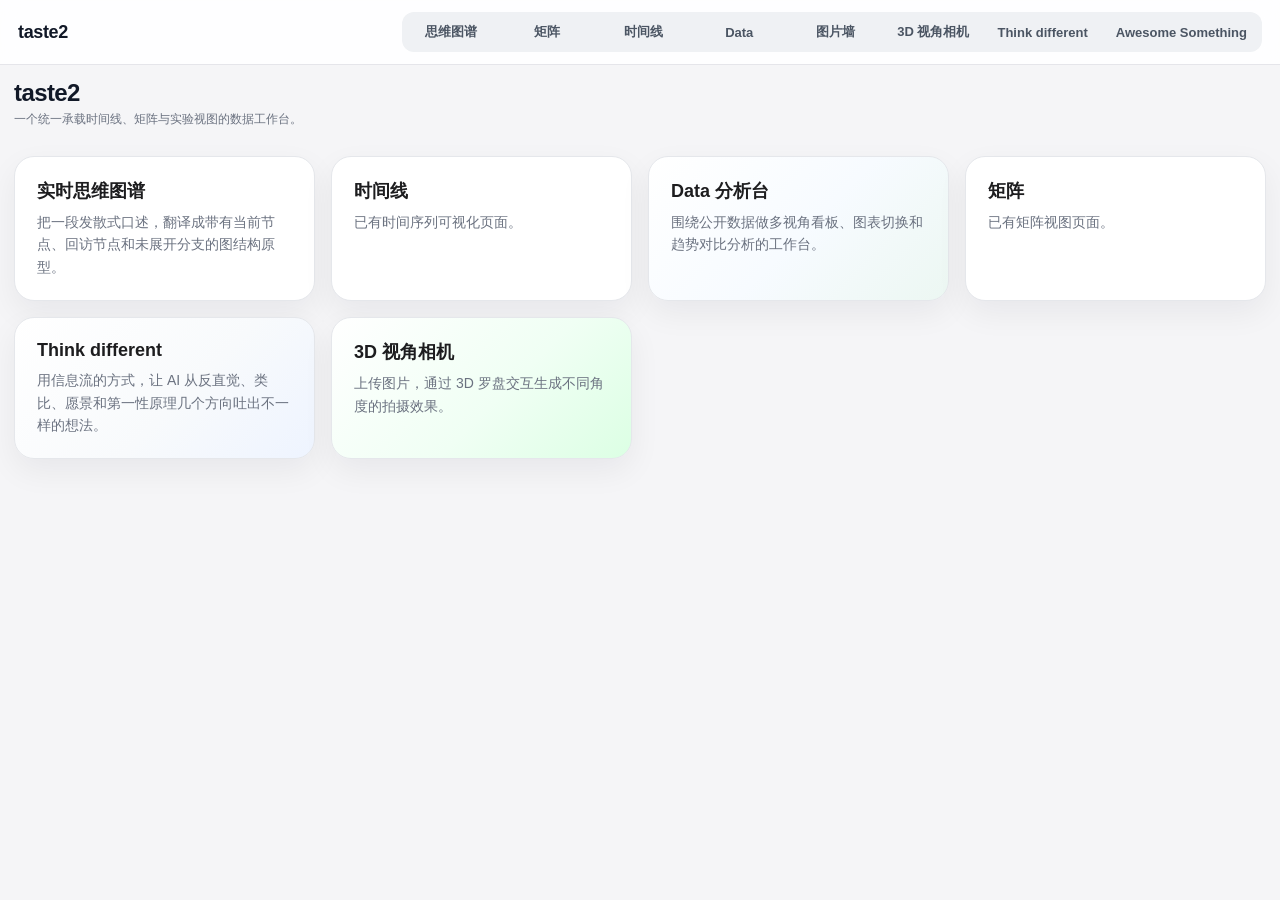
<file: index.html>
<!doctype html>
<html lang="zh-CN">
<head>
  <meta charset="UTF-8" />
  <meta name="viewport" content="width=device-width,initial-scale=1" />
  <title>taste2</title>
  <link rel="stylesheet" href="/assets/shared-nav.css" />
  <script src="/assets/shared-nav.js" defer></script>
  <style>
    :root{
      color-scheme: light;
    }
    *{box-sizing:border-box}
    body{
      margin:0;
      background:#f5f5f7;
      font-family:-apple-system,BlinkMacSystemFont,"PingFang SC",sans-serif;
      color:#1d1d1f;
    }
  </style>
</head>
<body data-nav-page="" data-page-title="taste2" data-page-subtitle="一个统一承载时间线、矩阵与实验视图的数据工作台。" style="--page-max-width:1280px">
  <div data-shared-nav-root></div>
  <div data-shared-page-header-root></div>
  <main class="page-shell__body">
    <section style="display:grid;grid-template-columns:repeat(auto-fit,minmax(240px,1fr));gap:16px;">
      <a href="/mind-map.html" style="display:block;padding:22px;border-radius:20px;background:#fff;border:1px solid #e5e7eb;color:inherit;text-decoration:none;box-shadow:0 12px 32px rgba(15,23,42,.06);">
        <strong style="display:block;font-size:18px;margin-bottom:8px;">实时思维图谱</strong>
        <span style="display:block;color:#6b7280;line-height:1.6;font-size:14px;">把一段发散式口述，翻译成带有当前节点、回访节点和未展开分支的图结构原型。</span>
      </a>
      <a href="/vis-timeline.html" style="display:block;padding:22px;border-radius:20px;background:#fff;border:1px solid #e5e7eb;color:inherit;text-decoration:none;box-shadow:0 12px 32px rgba(15,23,42,.06);">
        <strong style="display:block;font-size:18px;margin-bottom:8px;">时间线</strong>
        <span style="display:block;color:#6b7280;line-height:1.6;font-size:14px;">已有时间序列可视化页面。</span>
      </a>
      <a href="/data.html" style="display:block;padding:22px;border-radius:20px;background:linear-gradient(135deg,#ffffff 0%,#f7fbff 52%,#ecf7f2 100%);border:1px solid #e5e7eb;color:inherit;text-decoration:none;box-shadow:0 12px 32px rgba(15,23,42,.06);">
        <strong style="display:block;font-size:18px;margin-bottom:8px;">Data 分析台</strong>
        <span style="display:block;color:#6b7280;line-height:1.6;font-size:14px;">围绕公开数据做多视角看板、图表切换和趋势对比分析的工作台。</span>
      </a>
      <a href="/matrix.html" style="display:block;padding:22px;border-radius:20px;background:#fff;border:1px solid #e5e7eb;color:inherit;text-decoration:none;box-shadow:0 12px 32px rgba(15,23,42,.06);">
        <strong style="display:block;font-size:18px;margin-bottom:8px;">矩阵</strong>
        <span style="display:block;color:#6b7280;line-height:1.6;font-size:14px;">已有矩阵视图页面。</span>
      </a>
      <a href="/think-different.html" style="display:block;padding:22px;border-radius:20px;background:linear-gradient(135deg,#ffffff 0%,#f8fafc 56%,#eef4ff 100%);border:1px solid #e5e7eb;color:inherit;text-decoration:none;box-shadow:0 12px 32px rgba(15,23,42,.06);">
        <strong style="display:block;font-size:18px;margin-bottom:8px;">Think different</strong>
        <span style="display:block;color:#6b7280;line-height:1.6;font-size:14px;">用信息流的方式，让 AI 从反直觉、类比、愿景和第一性原理几个方向吐出不一样的想法。</span>
      </a>
      <a href="/camera-3d.html" style="display:block;padding:22px;border-radius:20px;background:linear-gradient(135deg,#ffffff 0%,#f0fff4 56%,#dcffe4 100%);border:1px solid #e5e7eb;color:inherit;text-decoration:none;box-shadow:0 12px 32px rgba(15, 23, 42,.06);">
        <strong style="display:block;font-size:18px;margin-bottom:8px;">3D 视角相机</strong>
        <span style="display:block;color:#6b7280;line-height:1.6;font-size:14px;">上传图片，通过 3D 罗盘交互生成不同角度的拍摄效果。</span>
      </a>
    </section>
  </main>
</body>
</html>
</file>
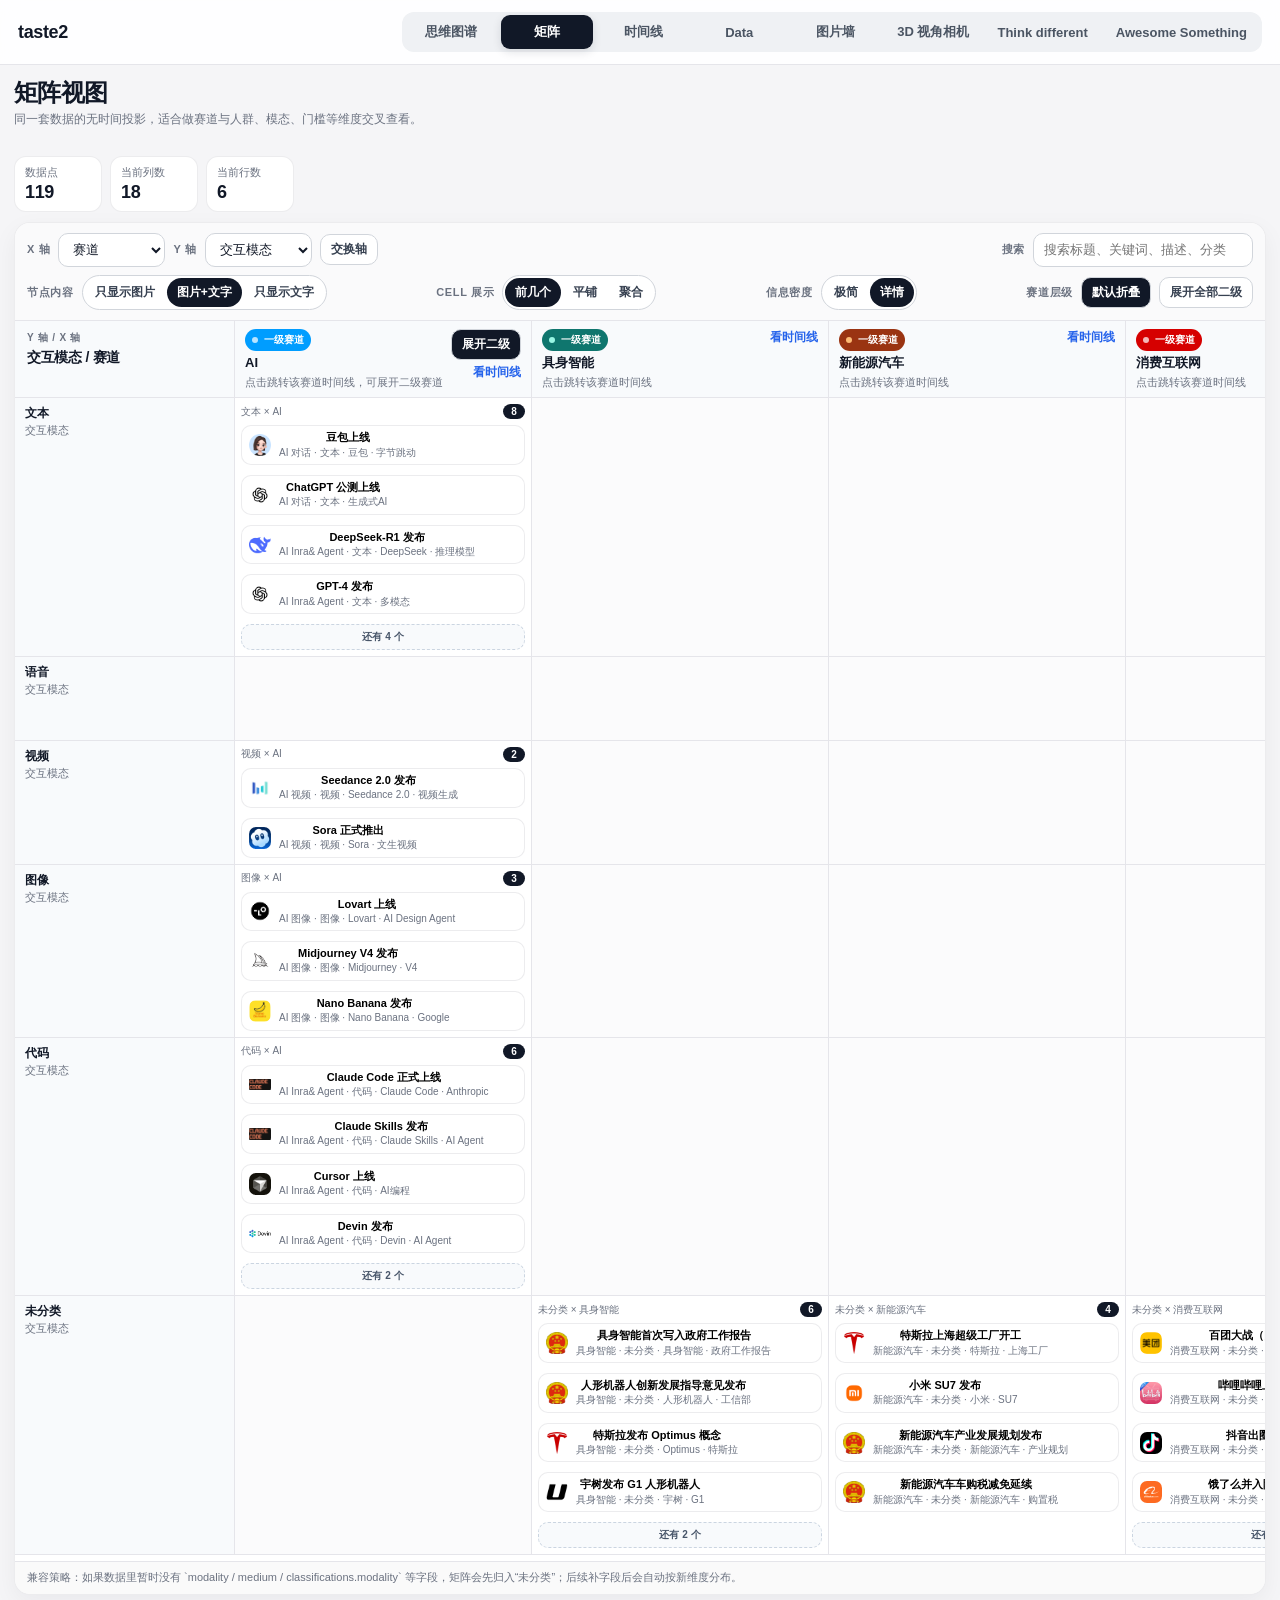
<file: matrix.html>
<!doctype html>
<html lang="zh-CN">
<head>
  <meta charset="UTF-8" />
  <meta name="viewport" content="width=device-width,initial-scale=1" />
  <title>taste2 Matrix</title>
  <link rel="stylesheet" href="/assets/shared-nav.css" />
  <script src="/assets/shared-nav.js" defer></script>
  <style>
    :root{
      color-scheme: light;
      --bg:#f5f5f7;
      --card:#ffffff;
      --line:#e5e5ea;
      --text:#111827;
      --muted:#6b7280;
      --accent:#111827;
      --shadow:0 8px 24px rgba(17,24,39,.05);
    }
    *{box-sizing:border-box}
    body{
      margin:0;
      background:#f5f5f7;
      font-family:-apple-system,BlinkMacSystemFont,"PingFang SC",sans-serif;
      color:var(--text);
    }
    .hero{
      display:flex;
      align-items:flex-start;
      justify-content:space-between;
      gap:12px;
      margin-bottom:10px;
      flex-wrap:wrap;
    }
    .hero h1{
      margin:0;
      font-size:24px;
      letter-spacing:-0.025em;
    }
    .hero p{
      margin:4px 0 0;
      max-width:680px;
      color:var(--muted);
      line-height:1.45;
      font-size:12px;
    }
    .hero-stats{
      display:flex;
      gap:8px;
      flex-wrap:wrap;
      justify-content:flex-end;
    }
    .stat{
      min-width:88px;
      padding:8px 10px;
      border:1px solid rgba(17,24,39,.08);
      border-radius:12px;
      background:#fff;
    }
    .stat-label{
      display:block;
      font-size:11px;
      color:var(--muted);
      margin-bottom:2px;
    }
    .stat-value{
      font-size:18px;
      font-weight:700;
      letter-spacing:-0.02em;
    }
    .panel{
      background:#fff;
      border:1px solid rgba(17,24,39,.08);
      border-radius:16px;
      box-shadow:var(--shadow);
      overflow:hidden;
    }
    .toolbar{
      padding:10px 12px;
      display:flex;
      flex-direction:column;
      gap:8px;
      border-bottom:1px solid var(--line);
      background:#fafafb;
    }
    .toolbar-row{
      display:flex;
      align-items:center;
      justify-content:space-between;
      gap:8px;
      flex-wrap:wrap;
    }
    .toolbar-group{
      display:flex;
      align-items:center;
      gap:8px;
      flex-wrap:wrap;
    }
    .toolbar-title{
      font-size:11px;
      font-weight:700;
      color:var(--muted);
      letter-spacing:.06em;
      text-transform:uppercase;
    }
    .toolbar-input,.toolbar-select{
      border:1px solid #d1d5db;
      border-radius:10px;
      padding:7px 10px;
      background:#fff;
      color:var(--text);
      font-size:13px;
      min-height:34px;
    }
    .toolbar-input{min-width:220px}
    .segmented{
      display:inline-flex;
      align-items:center;
      background:#fff;
      border:1px solid #d1d5db;
      border-radius:999px;
      padding:2px;
      gap:2px;
    }
    .segmented button,
    .ghost-btn,
    .header-link{
      border:0;
      background:transparent;
      border-radius:999px;
      padding:6px 10px;
      font-size:12px;
      color:#374151;
      cursor:pointer;
      text-decoration:none;
      font-weight:600;
    }
    .segmented button.active,
    .ghost-btn.active{
      background:#111827;
      color:#fff;
    }
    .ghost-btn{
      border:1px solid #d1d5db;
      background:#fff;
      border-radius:10px;
    }
    .status{
      padding:12px;
      color:var(--muted);
      font-size:13px;
    }
    .status.error{color:#9f2a20}
    .matrix-shell{
      overflow:auto;
      padding:0 0 6px;
    }
    .matrix-grid{
      display:grid;
      gap:0;
      min-width:max-content;
    }
    .corner-cell,
    .col-header,
    .row-header,
    .matrix-cell{
      border-right:1px solid var(--line);
      border-bottom:1px solid var(--line);
      background:#fff;
    }
    .corner-cell{
      position:sticky;
      left:0;
      top:0;
      z-index:5;
      padding:10px 12px;
      min-width:160px;
      background:#f8fafc;
    }
    .corner-eyebrow{
      display:block;
      font-size:10px;
      letter-spacing:.08em;
      color:var(--muted);
      text-transform:uppercase;
      margin-bottom:4px;
      font-weight:700;
    }
    .corner-value{
      display:block;
      font-size:14px;
      font-weight:700;
      letter-spacing:-0.02em;
    }
    .col-header{
      position:sticky;
      top:0;
      z-index:4;
      min-width:190px;
      padding:8px 10px;
      background:#f8fafc;
    }
    .col-header-content{
      display:flex;
      align-items:flex-start;
      justify-content:space-between;
      gap:8px;
    }
    .col-header-main{
      display:flex;
      flex-direction:column;
      gap:4px;
      min-width:0;
    }
    .header-badge{
      display:inline-flex;
      align-items:center;
      gap:6px;
      align-self:flex-start;
      padding:4px 7px;
      border-radius:999px;
      font-size:10px;
      font-weight:700;
      color:#fff;
      text-decoration:none;
    }
    .header-dot{
      width:6px;
      height:6px;
      border-radius:50%;
      background:rgba(255,255,255,.88);
      flex:none;
    }
    .header-title{
      font-size:13px;
      font-weight:700;
      line-height:1.2;
    }
    .header-subtitle{
      font-size:11px;
      color:var(--muted);
      line-height:1.35;
    }
    .header-actions{
      display:flex;
      flex-direction:column;
      align-items:flex-end;
      gap:4px;
      flex:none;
    }
    .header-link{
      padding:0;
      color:#2563eb;
      background:none;
    }
    .header-link:hover{text-decoration:underline}
    .row-header{
      position:sticky;
      left:0;
      z-index:3;
      min-width:160px;
      padding:8px 10px;
      background:#f8fafc;
    }
    .row-header strong{display:block;font-size:12px;line-height:1.25}
    .row-header span{display:block;margin-top:2px;font-size:11px;color:var(--muted);line-height:1.3}
    .matrix-cell{
      padding:6px;
      min-width:190px;
      min-height:84px;
      background:#fff;
      vertical-align:top;
    }
    .matrix-cell.empty{
      background:#fbfbfc;
    }
    .cell-card{
      display:flex;
      flex-direction:column;
      gap:6px;
      height:100%;
    }
    .cell-head{
      display:flex;
      align-items:center;
      justify-content:space-between;
      gap:8px;
    }
    .cell-title{
      font-size:10px;
      color:var(--muted);
      line-height:1.25;
    }
    .cell-count{
      display:inline-flex;
      align-items:center;
      justify-content:center;
      min-width:22px;
      padding:2px 6px;
      border-radius:999px;
      background:#111827;
      color:#fff;
      font-size:10px;
      font-weight:700;
    }
    .cell-items{
      display:flex;
      flex-wrap:wrap;
      gap:6px;
      align-content:flex-start;
    }
    .cell-items.mode-grid .matrix-node{width:calc(50% - 4px)}
    .cell-items.mode-preview .matrix-node{max-width:100%}
    .cell-items.mode-density-minimal{
      gap:6px;
      align-items:flex-start;
    }
    .cell-items.mode-density-minimal .matrix-node{
      padding:6px;
      box-shadow:none;
      border-color:rgba(17,24,39,.06);
    }
    .cell-items.mode-density-detail{
      display:grid;
      grid-template-columns:1fr;
      gap:10px;
    }
    .cell-card.minimal{
      justify-content:center;
    }
    .cell-card.minimal .cell-items{
      min-height:52px;
    }
    .cell-empty{
      display:flex;
      align-items:center;
      justify-content:center;
      height:100%;
      color:#9ca3af;
      font-size:12px;
      border:1px dashed #e5e7eb;
      border-radius:14px;
      background:rgba(255,255,255,.55);
    }
    .matrix-node{
      display:inline-flex;
      align-items:center;
      gap:8px;
      min-width:0;
      padding:5px 7px;
      border:1px solid rgba(17,24,39,.08);
      border-radius:10px;
      background:#fff;
      cursor:pointer;
      transition:transform .16s ease,box-shadow .16s ease,border-color .16s ease;
      box-shadow:none;
    }
    .matrix-node:hover{
      transform:translateY(-1px);
      border-color:rgba(37,99,235,.28);
      box-shadow:0 6px 14px rgba(37,99,235,.09);
    }
    .matrix-node.logo-only{padding:5px}
    .node-logo-wrap{
      width:22px;
      height:22px;
      min-width:22px;
      border-radius:7px;
      overflow:hidden;
      background:#eef2ff;
      display:flex;
      align-items:center;
      justify-content:center;
      flex:none;
    }
    .node-logo-wrap img{
      width:100%;
      height:100%;
      object-fit:contain;
      display:block;
      background:#fff;
    }
    .node-fallback{
      font-size:9px;
      font-weight:700;
      color:#1f2937;
    }
    .node-copy{
      min-width:0;
      display:flex;
      flex-direction:column;
      gap:2px;
    }
    .node-title{
      font-size:11px;
      font-weight:700;
      line-height:1.2;
      white-space:nowrap;
      overflow:hidden;
      text-overflow:ellipsis;
    }
    .node-meta{
      font-size:10px;
      color:var(--muted);
      line-height:1.25;
    }
    .node-more{
      display:inline-flex;
      align-items:center;
      justify-content:center;
      padding:5px 7px;
      border-radius:10px;
      border:1px dashed #cbd5e1;
      background:rgba(248,250,252,.95);
      color:#475569;
      font-size:10px;
      font-weight:600;
      cursor:pointer;
    }
    .count-summary{
      display:flex;
      flex-direction:column;
      gap:6px;
      justify-content:center;
      min-height:64px;
      border-radius:10px;
      background:linear-gradient(135deg,#111827 0%,#374151 100%);
      color:#fff;
      padding:10px;
    }
    .count-summary strong{font-size:20px;letter-spacing:-0.03em}
    .count-summary span{font-size:10px;color:rgba(255,255,255,.78)}
    .hint{
      padding:8px 12px;
      border-top:1px solid var(--line);
      background:#fafafa;
      color:var(--muted);
      font-size:11px;
      line-height:1.45;
    }
    .detail-backdrop{
      position:fixed;
      inset:0;
      background:rgba(17,24,39,.34);
      display:none;
      align-items:flex-end;
      justify-content:flex-end;
      z-index:120;
    }
    .detail-backdrop.open{display:flex}
    .detail-panel{
      width:min(360px,100vw);
      height:100vh;
      background:#fff;
      box-shadow:-8px 0 22px rgba(17,24,39,.12);
      padding:16px 14px;
      overflow:auto;
    }
    .detail-head{
      display:flex;
      align-items:flex-start;
      justify-content:space-between;
      gap:10px;
      margin-bottom:12px;
    }
    .detail-head h2{
      margin:0;
      font-size:18px;
      letter-spacing:-0.03em;
    }
    .detail-close{
      border:0;
      background:#f3f4f6;
      width:30px;
      height:30px;
      border-radius:999px;
      cursor:pointer;
      font-size:16px;
      flex:none;
    }
    .detail-logo{
      width:48px;
      height:48px;
      border-radius:12px;
      overflow:hidden;
      background:#f3f4f6;
      display:flex;
      align-items:center;
      justify-content:center;
      margin-bottom:10px;
    }
    .detail-logo img{
      width:100%;
      height:100%;
      object-fit:contain;
      display:block;
      background:#fff;
    }
    .detail-section{
      margin-bottom:12px;
      padding-bottom:12px;
      border-bottom:1px solid var(--line);
    }
    .detail-section:last-child{border-bottom:0;padding-bottom:0}
    .detail-event-list{
      display:flex;
      flex-wrap:wrap;
      gap:6px;
      margin-top:6px;
    }
    .detail-event-list button{
      background:#f3f4f6;
      border:1px solid #d1d5db;
      border-radius:10px;
      padding:5px 8px;
      font-size:11px;
      font-weight:600;
      color:#1f2937;
      cursor:pointer;
      transition:background .2s,border .2s;
    }
    .detail-event-list button.active{
      background:#111827;
      color:#fff;
      border-color:#111827;
    }
    .detail-label{
      display:block;
      font-size:10px;
      text-transform:uppercase;
      letter-spacing:.08em;
      color:var(--muted);
      font-weight:700;
      margin-bottom:6px;
    }
    .detail-value{
      font-size:12px;
      line-height:1.5;
      color:#1f2937;
    }
    .tag-list{
      display:flex;
      gap:6px;
      flex-wrap:wrap;
    }
    .tag{
      display:inline-flex;
      align-items:center;
      gap:6px;
      padding:5px 8px;
      border-radius:999px;
      border:1px solid #dbe2ea;
      background:#f8fafc;
      font-size:10px;
      color:#334155;
    }
    .detail-actions{
      display:flex;
      gap:8px;
      flex-wrap:wrap;
      margin-top:14px;
    }
    .detail-actions a{
      display:inline-flex;
      align-items:center;
      justify-content:center;
      min-height:32px;
      padding:0 10px;
      border-radius:10px;
      text-decoration:none;
      font-size:11px;
      font-weight:700;
      border:1px solid #d1d5db;
      color:#111827;
      background:#fff;
    }
    .detail-actions a.primary{
      background:#111827;
      border-color:#111827;
      color:#fff;
    }
    .edit-backdrop{
      position:fixed;
      inset:0;
      background:rgba(17,24,39,.3);
      display:none;
      align-items:center;
      justify-content:center;
      z-index:130;
      padding:20px;
    }
    .edit-backdrop.open{display:flex}
    .edit-modal{
      width:min(720px,96vw);
      max-height:88vh;
      overflow:auto;
      background:#fff;
      border:1px solid var(--line);
      border-radius:14px;
      box-shadow:0 18px 50px rgba(17,24,39,.18);
      padding:16px;
    }
    .edit-modal h3{
      margin:0 0 10px;
      font-size:18px;
    }
    .edit-grid{
      display:grid;
      grid-template-columns:1fr 1fr;
      gap:10px;
    }
    .edit-grid .full{grid-column:1 / -1}
    .edit-grid label{
      display:block;
      margin-bottom:4px;
      font-size:11px;
      color:var(--muted);
      font-weight:700;
      letter-spacing:.04em;
      text-transform:uppercase;
    }
    .edit-grid input,
    .edit-grid select,
    .edit-grid textarea{
      width:100%;
      border:1px solid #d1d5db;
      border-radius:10px;
      padding:8px 10px;
      font-size:13px;
      color:var(--text);
      background:#fff;
    }
    .edit-grid textarea{
      min-height:96px;
      resize:vertical;
    }
    .edit-actions{
      display:flex;
      align-items:center;
      justify-content:space-between;
      gap:10px;
      margin-top:14px;
      flex-wrap:wrap;
    }
    .edit-status{
      font-size:12px;
      color:var(--muted);
    }
    .edit-status.error{color:#9f2a20}
    .edit-status.success{color:#176642}
    .edit-buttons{
      display:flex;
      gap:8px;
      flex-wrap:wrap;
    }
    .edit-buttons button{
      min-height:34px;
      padding:0 12px;
      border-radius:10px;
      border:1px solid #d1d5db;
      background:#fff;
      color:#111827;
      font-size:12px;
      font-weight:700;
      cursor:pointer;
    }
    .edit-buttons button.primary{
      background:#111827;
      border-color:#111827;
      color:#fff;
    }
    @media (max-width: 900px){
      .toolbar-input{min-width:unset;width:100%}
      .toolbar-group{width:100%}
      .hero-stats{justify-content:flex-start}
      .matrix-cell,.col-header{min-width:170px}
      .row-header,.corner-cell{min-width:140px}
    }
  </style>
</head>
<body data-nav-page="matrix" data-page-title="矩阵视图" data-page-subtitle="同一套数据的无时间投影，适合做赛道与人群、模态、门槛等维度交叉查看。" style="--page-max-width:1680px">
  <div data-shared-nav-root></div>
  <div data-shared-page-header-root></div>
  <div class="page-shell__body">
    <section class="hero">
      <div class="hero-stats">
        <div class="stat">
          <span class="stat-label">数据点</span>
          <span class="stat-value" id="statEvents">0</span>
        </div>
        <div class="stat">
          <span class="stat-label">当前列数</span>
          <span class="stat-value" id="statColumns">0</span>
        </div>
        <div class="stat">
          <span class="stat-label">当前行数</span>
          <span class="stat-value" id="statRows">0</span>
        </div>
      </div>
    </section>

    <section class="panel">
      <div class="toolbar">
        <div class="toolbar-row">
          <div class="toolbar-group">
            <span class="toolbar-title">X 轴</span>
            <select id="xAxisSelect" class="toolbar-select"></select>
            <span class="toolbar-title">Y 轴</span>
            <select id="yAxisSelect" class="toolbar-select"></select>
            <button id="swapAxesBtn" class="ghost-btn" type="button">交换轴</button>
          </div>
          <div class="toolbar-group">
            <span class="toolbar-title">搜索</span>
            <input id="searchInput" class="toolbar-input" placeholder="搜索标题、关键词、描述、分类" />
          </div>
        </div>
        <div class="toolbar-row">
          <div class="toolbar-group">
            <span class="toolbar-title">节点内容</span>
            <div class="segmented" id="nodeModeSegment">
              <button type="button" data-mode="logo">只显示图片</button>
              <button type="button" data-mode="both" class="active">图片+文字</button>
              <button type="button" data-mode="title">只显示文字</button>
            </div>
          </div>
          <div class="toolbar-group">
            <span class="toolbar-title">Cell 展示</span>
            <div class="segmented" id="cellModeSegment">
              <button type="button" data-mode="preview" class="active">前几个</button>
              <button type="button" data-mode="grid">平铺</button>
              <button type="button" data-mode="count">聚合</button>
            </div>
          </div>
          <div class="toolbar-group">
            <span class="toolbar-title">信息密度</span>
            <div class="segmented" id="cellDensitySegment">
              <button type="button" data-mode="minimal">极简</button>
              <button type="button" data-mode="detail" class="active">详情</button>
            </div>
          </div>
          <div class="toolbar-group">
            <span class="toolbar-title">赛道层级</span>
            <button id="collapseTracksBtn" class="ghost-btn active" type="button">默认折叠</button>
            <button id="expandAllTracksBtn" class="ghost-btn" type="button">展开全部二级</button>
          </div>
        </div>
      </div>
      <div id="status" class="status">正在加载矩阵数据…</div>
      <div id="matrixShell" class="matrix-shell" hidden></div>
      <div class="hint">兼容策略：如果数据里暂时没有 `modality / medium / classifications.modality` 等字段，矩阵会先归入“未分类”；后续补字段后会自动按新维度分布。</div>
    </section>
  </div>

  <div id="detailBackdrop" class="detail-backdrop" aria-hidden="true">
    <aside class="detail-panel">
    <div class="detail-head">
      <div>
        <h2 id="detailTitle">详情</h2>
      </div>
      <button id="detailCloseBtn" class="detail-close" type="button" aria-label="关闭">×</button>
    </div>
    <div class="detail-section">
      <span class="detail-label">格内节点</span>
      <div id="detailEventList" class="detail-event-list"></div>
    </div>
    <div id="detailLogo" class="detail-logo" hidden></div>
      <div class="detail-section">
        <span class="detail-label">摘要</span>
        <div id="detailDescription" class="detail-value">暂无描述</div>
      </div>
      <div class="detail-section">
        <span class="detail-label">主归属</span>
        <div id="detailPrimary" class="tag-list"></div>
      </div>
      <div class="detail-section">
        <span class="detail-label">全部归属</span>
        <div id="detailAll" class="tag-list"></div>
      </div>
      <div class="detail-section">
        <span class="detail-label">关键词</span>
        <div id="detailKeywords" class="tag-list"></div>
      </div>
      <div class="detail-section">
        <span class="detail-label">时间</span>
        <div id="detailTime" class="detail-value">-</div>
      </div>
      <div class="detail-actions">
        <a id="detailTimelineTrackLink" class="primary" href="/vis-timeline.html">查看对应赛道时间线</a>
        <a id="detailTimelineItemLink" href="/vis-timeline.html">打开时间线页</a>
        <a id="detailEditLink" href="#">编辑当前节点</a>
      </div>
    </aside>
  </div>

  <div id="editBackdrop" class="edit-backdrop" aria-hidden="true">
    <div class="edit-modal">
      <h3>编辑节点</h3>
      <div class="edit-grid">
        <div class="full">
          <label for="editTitle">标题</label>
          <input id="editTitle" />
        </div>
        <div>
          <label for="editPrimaryTrack">主赛道</label>
          <select id="editPrimaryTrack"></select>
        </div>
        <div>
          <label for="editTracks">全部赛道</label>
          <input id="editTracks" placeholder="逗号分隔，如 ai-code,ai" />
        </div>
        <div>
          <label for="editPrimaryModality">主模态</label>
          <select id="editPrimaryModality"></select>
        </div>
        <div>
          <label for="editModalities">全部模态</label>
          <input id="editModalities" placeholder="逗号分隔，如 code,text" />
        </div>
        <div>
          <label for="editPrimaryAudienceAge">用户年龄段</label>
          <select id="editPrimaryAudienceAge"></select>
        </div>
        <div>
          <label for="editAudienceAges">全部年龄段</label>
          <input id="editAudienceAges" placeholder="逗号分隔，如 18-24,25-34" />
        </div>
        <div>
          <label for="editPrimaryAudienceSegment">目标人群</label>
          <select id="editPrimaryAudienceSegment"></select>
        </div>
        <div>
          <label for="editAudienceSegments">全部目标人群</label>
          <input id="editAudienceSegments" placeholder="逗号分隔，如 开发者,企业用户" />
        </div>
        <div>
          <label for="editPrimaryExpertise">上手门槛</label>
          <select id="editPrimaryExpertise"></select>
        </div>
        <div>
          <label for="editExpertiseLevels">全部门槛</label>
          <input id="editExpertiseLevels" placeholder="逗号分隔，如 小白,专业" />
        </div>
        <div class="full">
          <label for="editKeywords">关键词</label>
          <input id="editKeywords" placeholder="逗号分隔" />
        </div>
        <div class="full">
          <label for="editDescription">描述</label>
          <textarea id="editDescription"></textarea>
        </div>
      </div>
      <div class="edit-actions">
        <span id="editStatus" class="edit-status"></span>
        <div class="edit-buttons">
          <button id="editCancelBtn" type="button">取消</button>
          <button id="editSaveBtn" type="button" class="primary">保存</button>
        </div>
      </div>
    </div>
  </div>

  <script>
    const fallbackTrackMeta = {
      general: { label: '其他', order: 99, color: '#334155', dot: '#cbd5e1' }
    };
    const fallbackModalities = {
      text: { label: '文本', order: 1 },
      voice: { label: '语音', order: 2 },
      video: { label: '视频', order: 3 },
      image: { label: '图像', order: 4 },
      code: { label: '代码', order: 5 },
      game: { label: '游戏/互动', order: 6 },
      unknown: { label: '未分类', order: 99 }
    };
    const fallbackAudienceAges = {
      '0-12': { label: '0-12', order: 1 },
      '13-17': { label: '13-17', order: 2 },
      '18-24': { label: '18-24', order: 3 },
      '25-34': { label: '25-34', order: 4 },
      '35-49': { label: '35-49', order: 5 },
      '50-64': { label: '50-64', order: 6 },
      '65+': { label: '65+', order: 7 },
      '全年龄': { label: '全年龄', order: 8 },
      '未分类': { label: '未分类', order: 99 }
    };
    const fallbackAudienceSegments = {
      'K12': { label: 'K12', order: 1 },
      '大学生': { label: '大学生', order: 2 },
      '职场通用': { label: '职场通用', order: 3 },
      '专业人士': { label: '专业人士', order: 4 },
      '开发者': { label: '开发者', order: 5 },
      '创作者': { label: '创作者', order: 6 },
      '企业用户': { label: '企业用户', order: 7 },
      '未分类': { label: '未分类', order: 99 }
    };
    const fallbackExpertiseLevels = {
      '小白': { label: '小白', order: 1 },
      '专业': { label: '专业', order: 2 },
      '未分类': { label: '未分类', order: 99 }
    };

    const dimensionOptions = {
      track: { label: '赛道', hierarchical: true },
      modality: { label: '交互模态', hierarchical: false },
      audienceAge: { label: '用户年龄段', hierarchical: false },
      audienceSegment: { label: '目标人群', hierarchical: false },
      expertise: { label: '上手门槛', hierarchical: false }
    };

    const state = {
      raw: [],
      meta: {
        tracks: { ...fallbackTrackMeta },
        modalities: { ...fallbackModalities },
        audienceAges: { ...fallbackAudienceAges },
        audienceSegments: { ...fallbackAudienceSegments },
        expertiseLevels: { ...fallbackExpertiseLevels }
      },
      xAxis: 'track',
      yAxis: 'modality',
      nodeMode: 'both',
      cellMode: 'preview',
      cellDensityMode: 'detail',
      expandAllTracks: false,
      expandedTrackIds: new Set(),
      search: ''
    };
    const MATRIX_STATE_STORAGE_KEY = 'taste2:matrix:view-state:v1';

    const xAxisSelect = document.getElementById('xAxisSelect');
    const yAxisSelect = document.getElementById('yAxisSelect');
    const swapAxesBtn = document.getElementById('swapAxesBtn');
    const searchInput = document.getElementById('searchInput');
    const nodeModeSegment = document.getElementById('nodeModeSegment');
    const cellModeSegment = document.getElementById('cellModeSegment');
    const cellDensitySegment = document.getElementById('cellDensitySegment');
    const collapseTracksBtn = document.getElementById('collapseTracksBtn');
    const expandAllTracksBtn = document.getElementById('expandAllTracksBtn');
    const statusEl = document.getElementById('status');
    const matrixShell = document.getElementById('matrixShell');
    const statEvents = document.getElementById('statEvents');
    const statColumns = document.getElementById('statColumns');
    const statRows = document.getElementById('statRows');
    const detailBackdrop = document.getElementById('detailBackdrop');
    const detailCloseBtn = document.getElementById('detailCloseBtn');
    const detailTitle = document.getElementById('detailTitle');
    const detailLogo = document.getElementById('detailLogo');
    const detailEventList = document.getElementById('detailEventList');
    const detailDescription = document.getElementById('detailDescription');
    const detailPrimary = document.getElementById('detailPrimary');
    const detailAll = document.getElementById('detailAll');
    const detailKeywords = document.getElementById('detailKeywords');
    const detailTime = document.getElementById('detailTime');
    const detailTimelineTrackLink = document.getElementById('detailTimelineTrackLink');
    const detailTimelineItemLink = document.getElementById('detailTimelineItemLink');
    const detailEditLink = document.getElementById('detailEditLink');
    const editBackdrop = document.getElementById('editBackdrop');
    const editTitle = document.getElementById('editTitle');
    const editPrimaryTrack = document.getElementById('editPrimaryTrack');
    const editTracks = document.getElementById('editTracks');
    const editPrimaryModality = document.getElementById('editPrimaryModality');
    const editModalities = document.getElementById('editModalities');
    const editPrimaryAudienceAge = document.getElementById('editPrimaryAudienceAge');
    const editAudienceAges = document.getElementById('editAudienceAges');
    const editPrimaryAudienceSegment = document.getElementById('editPrimaryAudienceSegment');
    const editAudienceSegments = document.getElementById('editAudienceSegments');
    const editPrimaryExpertise = document.getElementById('editPrimaryExpertise');
    const editExpertiseLevels = document.getElementById('editExpertiseLevels');
    const editKeywords = document.getElementById('editKeywords');
    const editDescription = document.getElementById('editDescription');
    const editStatus = document.getElementById('editStatus');
    const editCancelBtn = document.getElementById('editCancelBtn');
    const editSaveBtn = document.getElementById('editSaveBtn');
    let detailActiveEvents = [];
    let editingEventId = null;
    let currentDetailEventId = null;
    let sourcePayload = null;

    function escapeHtml(value){
      return String(value ?? '')
        .replace(/&/g, '&amp;')
        .replace(/</g, '&lt;')
        .replace(/>/g, '&gt;')
        .replace(/"/g, '&quot;')
        .replace(/'/g, '&#39;');
    }

    function makeSlug(value){
      return String(value || '')
        .trim()
        .toLowerCase()
        .replace(/[^a-z0-9\u4e00-\u9fa5]+/g, '-')
        .replace(/^-+|-+$/g, '') || 'unknown';
    }

    function normalizeArray(value){
      if(Array.isArray(value)) return value.map((item) => String(item).trim()).filter(Boolean);
      if(typeof value === 'string'){
        return value.split(',').map((item) => item.trim()).filter(Boolean);
      }
      return [];
    }

    function inferModalities(event){
      const haystack = [
        event.title || '',
        event.category || '',
        event.description || '',
        ...(event.keywords || [])
      ].join(' ').toLowerCase();

      const inferred = [];
      if(/代码|编程|开发|ide|cursor|copilot|devin|windsurf|v0|sdk|api/.test(haystack)) inferred.push('code');
      if(/语音|音频|播客|voice|speech|tts|music|歌曲/.test(haystack)) inferred.push('voice');
      if(/视频|影视|电影|剪辑|短片|runway|sora/.test(haystack)) inferred.push('video');
      if(/图像|图片|image|photo|摄影|设计|vision/.test(haystack)) inferred.push('image');
      if(/游戏|game|roblox|unity|unreal|steam/.test(haystack)) inferred.push('game');
      if(/文本|写作|阅读|搜索|chat|文档|知识/.test(haystack)) inferred.push('text');
      return inferred;
    }

    function normalizeModalityId(value){
      const slug = makeSlug(value);
      if(slug === 'audio') return 'voice';
      if(slug === 'speech') return 'voice';
      if(slug === 'coding') return 'code';
      if(slug === 'games') return 'game';
      return slug;
    }

    function collectModalitiesFromMeta(meta){
      if(meta?.modalities && typeof meta.modalities === 'object') return meta.modalities;
      if(meta?.mediums && typeof meta.mediums === 'object') return meta.mediums;
      const dimensionModalities = meta?.dimensions?.modality?.values;
      if(dimensionModalities && typeof dimensionModalities === 'object') return dimensionModalities;
      return null;
    }

    function collectAudienceAgesFromMeta(meta){
      if(meta?.audienceAges && typeof meta.audienceAges === 'object') return meta.audienceAges;
      if(meta?.userAgeGroups && typeof meta.userAgeGroups === 'object') return meta.userAgeGroups;
      if(meta?.dimensions?.audienceAge?.values && typeof meta.dimensions.audienceAge.values === 'object'){
        return meta.dimensions.audienceAge.values;
      }
      return null;
    }

    function collectAudienceSegmentsFromMeta(meta){
      if(meta?.audienceSegments && typeof meta.audienceSegments === 'object') return meta.audienceSegments;
      if(meta?.targetAudiences && typeof meta.targetAudiences === 'object') return meta.targetAudiences;
      if(meta?.dimensions?.audienceSegment?.values && typeof meta.dimensions.audienceSegment.values === 'object'){
        return meta.dimensions.audienceSegment.values;
      }
      return null;
    }

    function collectExpertiseLevelsFromMeta(meta){
      if(meta?.expertiseLevels && typeof meta.expertiseLevels === 'object') return meta.expertiseLevels;
      if(meta?.usabilityLevels && typeof meta.usabilityLevels === 'object') return meta.usabilityLevels;
      if(meta?.dimensions?.expertise?.values && typeof meta.dimensions.expertise.values === 'object'){
        return meta.dimensions.expertise.values;
      }
      return null;
    }

    function normalizeTrackInfo(trackId){
      return state.meta.tracks?.[trackId] || fallbackTrackMeta.general;
    }

    function normalizeModalityInfo(modalityId){
      return state.meta.modalities?.[modalityId] || fallbackModalities.unknown;
    }

    function normalizeAudienceAgeId(value){
      return String(value || '').trim() || '未分类';
    }

    function normalizeExpertiseId(value){
      const normalized = String(value || '').trim() || '未分类';
      return normalized === '进阶' ? '专业' : normalized;
    }

    function normalizeAudienceAgeInfo(audienceAgeId){
      return state.meta.audienceAges?.[audienceAgeId] || { label: audienceAgeId || '未分类', order: 999 };
    }

    function normalizeAudienceSegmentId(value){
      return String(value || '').trim() || '未分类';
    }

    function normalizeAudienceSegmentInfo(audienceSegmentId){
      return state.meta.audienceSegments?.[audienceSegmentId] || { label: audienceSegmentId || '未分类', order: 999 };
    }

    function normalizeExpertiseInfo(expertiseId){
      return state.meta.expertiseLevels?.[expertiseId] || { label: expertiseId || '未分类', order: 999 };
    }

    function normalizeEvent(event, index){
      const trackClassification = event.classifications?.track || {};
      const modalityClassification = event.classifications?.modality || {};
      const primaryTrack = trackClassification.primary || event.primaryTrack || event.track || 'general';
      const allTracks = Array.from(new Set([
        primaryTrack,
        ...normalizeArray(trackClassification.all),
        ...normalizeArray(event.tracks)
      ])).filter(Boolean);

      const rawModalities = Array.from(new Set([
        ...normalizeArray(modalityClassification.all),
        ...normalizeArray(event.modalities),
        ...normalizeArray(event.mediums),
        ...normalizeArray(event.medium),
        ...normalizeArray(event.modality)
      ]));

      const normalizedModalities = rawModalities
        .map(normalizeModalityId)
        .filter(Boolean);

      const inferred = normalizedModalities.length ? [] : inferModalities(event);
      const allModalities = Array.from(new Set([
        modalityClassification.primary ? normalizeModalityId(modalityClassification.primary) : '',
        ...normalizedModalities,
        ...inferred
      ].filter(Boolean)));

      const primaryModality = modalityClassification.primary
        ? normalizeModalityId(modalityClassification.primary)
        : allModalities[0] || 'unknown';
      const audienceAgeClassification = event.classifications?.audienceAge || event.classifications?.audience || {};
      const allAudienceAges = Array.from(new Set([
        audienceAgeClassification.primary ? normalizeAudienceAgeId(audienceAgeClassification.primary) : '',
        ...normalizeArray(audienceAgeClassification.all).map(normalizeAudienceAgeId),
        ...normalizeArray(event.audienceAges).map(normalizeAudienceAgeId),
        ...normalizeArray(event.audienceAge).map(normalizeAudienceAgeId),
        ...normalizeArray(event.userAgeGroups).map(normalizeAudienceAgeId),
        ...normalizeArray(event.userAgeGroup).map(normalizeAudienceAgeId),
        ...normalizeArray(event.targetAudienceAges).map(normalizeAudienceAgeId),
        ...normalizeArray(event.targetAudienceAge).map(normalizeAudienceAgeId)
      ].filter(Boolean)));
      const primaryAudienceAge = audienceAgeClassification.primary
        ? normalizeAudienceAgeId(audienceAgeClassification.primary)
        : allAudienceAges[0] || '未分类';
      const audienceSegmentClassification = event.classifications?.audienceSegment || event.classifications?.targetAudience || {};
      const allAudienceSegments = Array.from(new Set([
        audienceSegmentClassification.primary ? normalizeAudienceSegmentId(audienceSegmentClassification.primary) : '',
        ...normalizeArray(audienceSegmentClassification.all).map(normalizeAudienceSegmentId),
        ...normalizeArray(event.audienceSegments).map(normalizeAudienceSegmentId),
        ...normalizeArray(event.audienceSegment).map(normalizeAudienceSegmentId),
        ...normalizeArray(event.targetAudiences).map(normalizeAudienceSegmentId),
        ...normalizeArray(event.targetAudience).map(normalizeAudienceSegmentId)
      ].filter(Boolean)));
      const primaryAudienceSegment = audienceSegmentClassification.primary
        ? normalizeAudienceSegmentId(audienceSegmentClassification.primary)
        : allAudienceSegments[0] || '未分类';
      const expertiseClassification = event.classifications?.expertise || event.classifications?.skillLevel || {};
      const allExpertise = Array.from(new Set([
        expertiseClassification.primary ? normalizeExpertiseId(expertiseClassification.primary) : '',
        ...normalizeArray(expertiseClassification.all).map(normalizeExpertiseId),
        ...normalizeArray(event.expertiseLevels).map(normalizeExpertiseId),
        ...normalizeArray(event.expertiseLevel).map(normalizeExpertiseId),
        ...normalizeArray(event.skillLevels).map(normalizeExpertiseId),
        ...normalizeArray(event.skillLevel).map(normalizeExpertiseId),
        ...normalizeArray(event.userLevel).map(normalizeExpertiseId)
      ].filter(Boolean)));
      const primaryExpertise = expertiseClassification.primary
        ? normalizeExpertiseId(expertiseClassification.primary)
        : allExpertise[0] || '未分类';

      return {
        id: event.id || index + 1,
        source: event,
        start: event.start || '',
        end: event.end || '',
        title: event.title || '未命名',
        description: event.description || '',
        category: event.category || '',
        keywords: Array.isArray(event.keywords) ? event.keywords : [],
        logo: event.logo || '',
        audienceAge: {
          primary: primaryAudienceAge,
          all: allAudienceAges.length ? allAudienceAges : ['未分类']
        },
        audienceSegment: {
          primary: primaryAudienceSegment,
          all: allAudienceSegments.length ? allAudienceSegments : ['未分类']
        },
        expertise: {
          primary: primaryExpertise,
          all: allExpertise.length ? allExpertise : ['未分类']
        },
        track: {
          primary: primaryTrack,
          all: allTracks.length ? allTracks : [primaryTrack]
        },
        modality: {
          primary: primaryModality,
          all: allModalities.length ? allModalities : ['unknown']
        }
      };
    }

    function normalizePayload(json){
      if(!json || typeof json !== 'object' || !Array.isArray(json.events)){
        throw new Error('timeline.json 必须是包含 meta/events 的对象');
      }
      sourcePayload = json;
      state.meta.tracks = {
        ...fallbackTrackMeta,
        ...(json.meta?.tracks || {})
      };
      state.meta.modalities = {
        ...fallbackModalities,
        ...(collectModalitiesFromMeta(json.meta) || {})
      };
      state.meta.audienceAges = {
        ...fallbackAudienceAges,
        ...(collectAudienceAgesFromMeta(json.meta) || {})
      };
      state.meta.audienceSegments = {
        ...fallbackAudienceSegments,
        ...(collectAudienceSegmentsFromMeta(json.meta) || {})
      };
      state.meta.expertiseLevels = {
        ...fallbackExpertiseLevels,
        ...(collectExpertiseLevelsFromMeta(json.meta) || {})
      };
      state.raw = json.events.map(normalizeEvent);
    }

    function optionMarkup(values){
      return values.map(({ id, label }) => `<option value="${escapeHtml(id)}">${escapeHtml(label)}</option>`).join('');
    }

    function setEditStatus(message, kind){
      editStatus.textContent = message || '';
      editStatus.classList.remove('error', 'success');
      if(kind) editStatus.classList.add(kind);
    }

    function populateEditOptions(){
      editPrimaryTrack.innerHTML = optionMarkup(
        Object.entries(state.meta.tracks || {})
          .sort(([, left], [, right]) => (left.order || 999) - (right.order || 999))
          .map(([id, meta]) => ({ id, label: meta.label || id }))
      );
      editPrimaryModality.innerHTML = optionMarkup(
        Object.entries(state.meta.modalities || {})
          .sort(([, left], [, right]) => (left.order || 999) - (right.order || 999))
          .map(([id, meta]) => ({ id, label: meta.label || id }))
      );
      editPrimaryAudienceAge.innerHTML = optionMarkup(
        Object.entries(state.meta.audienceAges || {})
          .sort(([, left], [, right]) => (left.order || 999) - (right.order || 999))
          .map(([id, meta]) => ({ id, label: meta.label || id }))
      );
      editPrimaryAudienceSegment.innerHTML = optionMarkup(
        Object.entries(state.meta.audienceSegments || {})
          .sort(([, left], [, right]) => (left.order || 999) - (right.order || 999))
          .map(([id, meta]) => ({ id, label: meta.label || id }))
      );
      editPrimaryExpertise.innerHTML = optionMarkup(
        Object.entries(state.meta.expertiseLevels || {})
          .sort(([, left], [, right]) => (left.order || 999) - (right.order || 999))
          .map(([id, meta]) => ({ id, label: meta.label || id }))
      );
    }

    function openEditModal(event){
      editingEventId = event.id;
      currentDetailEventId = event.id;
      populateEditOptions();
      editTitle.value = event.title || '';
      editPrimaryTrack.value = event.track.primary || 'general';
      editTracks.value = (event.track.all || [event.track.primary || 'general']).join(',');
      editPrimaryModality.value = event.modality.primary || 'unknown';
      editModalities.value = (event.modality.all || [event.modality.primary || 'unknown']).join(',');
      editPrimaryAudienceAge.value = event.audienceAge.primary || '未分类';
      editAudienceAges.value = (event.audienceAge.all || [event.audienceAge.primary || '未分类']).join(',');
      editPrimaryAudienceSegment.value = event.audienceSegment.primary || '未分类';
      editAudienceSegments.value = (event.audienceSegment.all || [event.audienceSegment.primary || '未分类']).join(',');
      editPrimaryExpertise.value = event.expertise.primary || '未分类';
      editExpertiseLevels.value = (event.expertise.all || [event.expertise.primary || '未分类']).join(',');
      editKeywords.value = (event.keywords || []).join(',');
      editDescription.value = event.description || '';
      setEditStatus('', '');
      editBackdrop.classList.add('open');
      editBackdrop.setAttribute('aria-hidden', 'false');
    }

    function closeEditModal(){
      editingEventId = null;
      editBackdrop.classList.remove('open');
      editBackdrop.setAttribute('aria-hidden', 'true');
      setEditStatus('', '');
    }

    function csvList(value){
      return String(value || '').split(',').map((item) => item.trim()).filter(Boolean);
    }

    function syncNormalizedEvent(event){
      const source = event.source || {};
      const normalized = normalizeEvent(source, 0);
      Object.keys(event).forEach((key) => {
        if(key !== 'source') delete event[key];
      });
      Object.assign(event, normalized);
    }

    function buildPayload(){
      if(!sourcePayload) return null;
      sourcePayload.meta = {
        ...(sourcePayload.meta || {}),
        tracks: state.meta.tracks,
        modalities: state.meta.modalities,
        audienceAges: state.meta.audienceAges,
        audienceSegments: state.meta.audienceSegments,
        expertiseLevels: state.meta.expertiseLevels
      };
      return sourcePayload;
    }

    async function persistTimeline(){
      const payload = buildPayload();
      const response = await fetch('./save', {
        method: 'POST',
        headers: { 'Content-Type': 'application/json' },
        body: JSON.stringify(payload)
      });
      const result = await response.json().catch(() => null);
      if(!response.ok || !result?.ok){
        throw new Error(result?.error || `HTTP ${response.status}`);
      }
    }

    function renderAxisOptions(){
      const optionsMarkup = Object.entries(dimensionOptions).map(([id, meta]) => (
        `<option value="${id}">${meta.label}</option>`
      )).join('');
      xAxisSelect.innerHTML = optionsMarkup;
      yAxisSelect.innerHTML = optionsMarkup;
      xAxisSelect.value = state.xAxis;
      yAxisSelect.value = state.yAxis;
    }

    function serializeViewState(){
      return {
        xAxis: state.xAxis,
        yAxis: state.yAxis,
        nodeMode: state.nodeMode,
        cellMode: state.cellMode,
        cellDensityMode: state.cellDensityMode,
        expandAllTracks: state.expandAllTracks,
        expandedTrackIds: Array.from(state.expandedTrackIds),
        search: state.search
      };
    }

    function persistViewState(){
      try{
        window.localStorage.setItem(MATRIX_STATE_STORAGE_KEY, JSON.stringify(serializeViewState()));
      }catch(error){
        console.warn('Failed to persist matrix state:', error);
      }
    }

    function restoreViewState(){
      try{
        const rawValue = window.localStorage.getItem(MATRIX_STATE_STORAGE_KEY);
        if(!rawValue) return;
        const parsed = JSON.parse(rawValue);
        if(parsed && typeof parsed === 'object'){
          if(parsed.xAxis && dimensionOptions[parsed.xAxis]) state.xAxis = parsed.xAxis;
          if(parsed.yAxis && dimensionOptions[parsed.yAxis]) state.yAxis = parsed.yAxis;
          if(['logo', 'both', 'title'].includes(parsed.nodeMode)) state.nodeMode = parsed.nodeMode;
          if(['preview', 'grid', 'count'].includes(parsed.cellMode)) state.cellMode = parsed.cellMode;
          if(['minimal', 'detail'].includes(parsed.cellDensityMode)) state.cellDensityMode = parsed.cellDensityMode;
          state.expandAllTracks = Boolean(parsed.expandAllTracks);
          state.expandedTrackIds = new Set(Array.isArray(parsed.expandedTrackIds) ? parsed.expandedTrackIds : []);
          state.search = typeof parsed.search === 'string' ? parsed.search : '';
        }
      }catch(error){
        console.warn('Failed to restore matrix state:', error);
      }
    }

    function getTrackChildrenMap(){
      const childrenMap = new Map();
      Object.keys(state.meta.tracks || {}).forEach((trackId) => {
        childrenMap.set(trackId, []);
      });
      Object.entries(state.meta.tracks || {}).forEach(([trackId, meta]) => {
        if(!childrenMap.has(trackId)) childrenMap.set(trackId, []);
        if(meta?.parent){
          if(!childrenMap.has(meta.parent)) childrenMap.set(meta.parent, []);
          childrenMap.get(meta.parent).push(trackId);
        }
      });
      childrenMap.forEach((children, parentId) => {
        children.sort((left, right) => (normalizeTrackInfo(left).order || 999) - (normalizeTrackInfo(right).order || 999));
      });
      return childrenMap;
    }

    function usedTrackIds(){
      return Array.from(new Set(state.raw.flatMap((event) => event.track.all))).filter(Boolean);
    }

    function topTrackId(trackId){
      let currentId = trackId;
      const visited = new Set();
      while(state.meta.tracks?.[currentId]?.parent && !visited.has(currentId)){
        visited.add(currentId);
        currentId = state.meta.tracks[currentId].parent;
      }
      return currentId || 'general';
    }

    function listDimensionValues(dimensionId){
      if(dimensionId === 'audienceAge'){
        const usedIds = new Set(state.raw.flatMap((event) => event.audienceAge.all));
        const ids = Array.from(usedIds.size ? usedIds : ['未分类']);
        return ids
          .map((id) => {
            const info = normalizeAudienceAgeInfo(id);
            return {
              id,
              label: info.label || id,
              order: info.order ?? 999,
              level: 1,
              parent: null,
              count: state.raw.filter((event) => event.audienceAge.primary === id).length
            };
          })
          .sort((left, right) => left.order - right.order || left.label.localeCompare(right.label, 'zh-CN'));
      }
      if(dimensionId === 'audienceSegment'){
        const usedIds = new Set(state.raw.flatMap((event) => event.audienceSegment.all));
        const ids = Array.from(usedIds.size ? usedIds : ['未分类']);
        return ids
          .map((id) => {
            const info = normalizeAudienceSegmentInfo(id);
            return {
              id,
              label: info.label || id,
              order: info.order ?? 999,
              level: 1,
              parent: null,
              count: state.raw.filter((event) => event.audienceSegment.primary === id).length
            };
          })
          .sort((left, right) => left.order - right.order || left.label.localeCompare(right.label, 'zh-CN'));
      }
      if(dimensionId === 'expertise'){
        const usedIds = new Set(state.raw.flatMap((event) => event.expertise.all));
        const ids = Array.from(usedIds.size ? usedIds : ['未分类']);
        return ids
          .map((id) => {
            const info = normalizeExpertiseInfo(id);
            return {
              id,
              label: info.label || id,
              order: info.order ?? 999,
              level: 1,
              parent: null,
              count: state.raw.filter((event) => event.expertise.primary === id).length
            };
          })
          .sort((left, right) => left.order - right.order || left.label.localeCompare(right.label, 'zh-CN'));
      }
      if(dimensionId === 'modality'){
        const usedIds = new Set(state.raw.flatMap((event) => event.modality.all));
        const ids = Array.from(usedIds.size ? usedIds : ['unknown']);
        return ids
          .map((id) => ({
            id,
            label: normalizeModalityInfo(id).label || id,
            order: normalizeModalityInfo(id).order ?? 999,
            level: 1,
            parent: null,
            count: state.raw.filter((event) => event.modality.primary === id).length
          }))
          .sort((a, b) => a.order - b.order || a.label.localeCompare(b.label, 'zh-CN'));
      }

      const usedIds = usedTrackIds();
      const childrenMap = getTrackChildrenMap();
      const roots = Array.from(new Set(usedIds.map(topTrackId)))
        .map((id) => ({
          id,
          label: normalizeTrackInfo(id).label || id,
          order: normalizeTrackInfo(id).order ?? 999,
          level: 1,
          parent: null
        }))
        .sort((a, b) => a.order - b.order || a.label.localeCompare(b.label, 'zh-CN'));

      const values = [];
      roots.forEach((root) => {
        values.push(root);
        const childIds = (childrenMap.get(root.id) || []).filter((childId) => usedIds.includes(childId));
        const shouldExpand = state.expandAllTracks || state.expandedTrackIds.has(root.id);
        if(shouldExpand && childIds.length){
          childIds.forEach((childId) => {
            values.push({
              id: childId,
              label: normalizeTrackInfo(childId).label || childId,
              order: normalizeTrackInfo(childId).order ?? 999,
              level: 2,
              parent: root.id
            });
          });
        }
      });
      return values;
    }

    function valueIdForDimension(event, dimensionId, axisValues){
      if(dimensionId === 'audienceAge'){
        return event.audienceAge.primary || '未分类';
      }
      if(dimensionId === 'audienceSegment'){
        return event.audienceSegment.primary || '未分类';
      }
      if(dimensionId === 'expertise'){
        return event.expertise.primary || '未分类';
      }
      if(dimensionId === 'modality'){
        return event.modality.primary || 'unknown';
      }
      const primaryTrack = event.track.primary || 'general';
      const visibleTrackIds = new Set(axisValues.map((item) => item.id));
      if(visibleTrackIds.has(primaryTrack)) return primaryTrack;
      return topTrackId(primaryTrack);
    }

    function filteredEvents(){
      const keyword = state.search.trim().toLowerCase();
      if(!keyword) return state.raw;
      return state.raw.filter((event) => {
        const haystack = [
          event.title,
          event.category,
          event.description,
          ...event.keywords,
          ...event.track.all.map((trackId) => normalizeTrackInfo(trackId).label || trackId),
          ...event.modality.all.map((modalityId) => normalizeModalityInfo(modalityId).label || modalityId)
        ].join(' ').toLowerCase();
        return haystack.includes(keyword);
      });
    }

    function updateStats(columns, rows, events){
      statColumns.textContent = String(columns.length);
      statRows.textContent = String(rows.length);
      statEvents.textContent = String(events.length);
    }

    function axisLabel(dimensionId){
      return dimensionOptions[dimensionId]?.label || dimensionId;
    }

    function trackHeaderLink(trackId){
      const meta = normalizeTrackInfo(trackId);
      const params = new URLSearchParams({
        perspective: 'track',
        trackScope: trackId
      });
      return {
        href: `/vis-timeline.html?${params.toString()}`,
        color: meta.color || '#334155',
        dot: meta.dot || '#cbd5e1'
      };
    }

    function renderHeaderCell(value, dimensionId){
      if(dimensionId !== 'track'){
        const info = dimensionId === 'modality'
          ? normalizeModalityInfo(value.id)
          : dimensionId === 'audienceAge'
            ? { description: '按产品面向的年龄段分层' }
            : dimensionId === 'audienceSegment'
              ? { description: '按产品主要面向的人群类型分层' }
            : { description: '按上手门槛或专业度分层' };
        return `
          <div class="col-header-content">
            <div class="col-header-main">
              <span class="header-badge" style="background:#4b5563"><span class="header-dot"></span><span>${escapeHtml(axisLabel(dimensionId))}</span></span>
              <div class="header-title">${escapeHtml(value.label)}</div>
              <div class="header-subtitle">${escapeHtml(info.description || '平面维度')}</div>
            </div>
          </div>
        `;
      }

      const trackInfo = normalizeTrackInfo(value.id);
      const link = trackHeaderLink(value.id);
      const childCount = Object.values(state.meta.tracks || {}).filter((item) => item?.parent === value.id).length;
      const isExpanded = state.expandAllTracks || state.expandedTrackIds.has(value.id);
      const toggleButton = value.level === 1 && childCount
        ? `<button class="ghost-btn ${isExpanded ? '' : 'active'}" data-action="toggle-track" data-track-id="${value.id}" type="button">${isExpanded ? '折叠二级' : '展开二级'}</button>`
        : '';
      return `
        <div class="col-header-content">
          <div class="col-header-main">
            <a class="header-badge" href="${escapeHtml(link.href)}" style="background:${escapeHtml(link.color)}"><span class="header-dot" style="background:${escapeHtml(link.dot)}"></span><span>${value.level === 1 ? '一级赛道' : '二级赛道'}</span></a>
            <div class="header-title">${escapeHtml(value.label)}</div>
            <div class="header-subtitle">${value.level === 1 ? `点击跳转该赛道时间线${childCount ? '，可展开二级赛道' : ''}` : `归属 ${escapeHtml(normalizeTrackInfo(value.parent).label || value.parent || '')}`}</div>
          </div>
          <div class="header-actions">
            ${toggleButton}
            <a class="header-link" href="${escapeHtml(link.href)}">看时间线</a>
          </div>
        </div>
      `;
    }

    function renderRowHeaderCell(value, dimensionId){
      if(dimensionId === 'track'){
        const meta = normalizeTrackInfo(value.id);
        return `
          <strong>${escapeHtml(value.label)}</strong>
          <span>${value.level === 1 ? '一级赛道' : `二级赛道 · 归属 ${escapeHtml(normalizeTrackInfo(value.parent).label || '')}`}</span>
          <span style="margin-top:8px;color:${escapeHtml(meta.color || '#334155')}">点击列头可跳转时间线</span>
        `;
      }
      return `
        <strong>${escapeHtml(value.label)}</strong>
        <span>${escapeHtml(axisLabel(dimensionId))}</span>
      `;
    }

    function nodeMarkup(event){
      const hasLogo = Boolean(event.logo);
      const initials = escapeHtml((event.title || '?').trim().slice(0, 2).toUpperCase());
      const logoMarkup = hasLogo
        ? `<span class="node-logo-wrap"><img src="${escapeHtml(event.logo)}" alt="${escapeHtml(event.title)}" loading="lazy" referrerpolicy="no-referrer" /></span>`
        : `<span class="node-logo-wrap"><span class="node-fallback">${initials}</span></span>`;
      const showMeta = state.cellDensityMode !== 'minimal';

      if(state.nodeMode === 'logo'){
        return `<button class="matrix-node logo-only" type="button" data-event-id="${event.id}" title="${escapeHtml(event.title)}">${logoMarkup}</button>`;
      }
      if(state.nodeMode === 'title'){
        return `
          <button class="matrix-node" type="button" data-event-id="${event.id}" title="${escapeHtml(event.title)}">
            <span class="node-copy">
              <span class="node-title">${escapeHtml(event.title)}</span>
              ${showMeta ? `<span class="node-meta">${escapeHtml(
                state.cellDensityMode === 'detail'
                  ? [normalizeTrackInfo(event.track.primary).label || '', normalizeModalityInfo(event.modality.primary).label || ''].filter(Boolean).join(' · ')
                  : (normalizeTrackInfo(event.track.primary).label || '')
              )}</span>` : ''}
            </span>
          </button>
        `;
      }
      return `
        <button class="matrix-node" type="button" data-event-id="${event.id}" title="${escapeHtml(event.title)}">
          ${logoMarkup}
          <span class="node-copy">
            <span class="node-title">${escapeHtml(event.title)}</span>
            ${showMeta ? `<span class="node-meta">${escapeHtml(
              state.cellDensityMode === 'detail'
                ? [
                    normalizeTrackInfo(event.track.primary).label || '',
                    normalizeModalityInfo(event.modality.primary).label || '',
                    (event.keywords || []).slice(0, 2).join(' · ')
                  ].filter(Boolean).join(' · ')
                : ((event.keywords || []).slice(0, 2).join(' · ') || normalizeTrackInfo(event.track.primary).label || '')
            )}</span>` : ''}
          </span>
        </button>
      `;
    }

    function renderCell(events, xValue, yValue){
      if(!events.length){
        return '';
      }
      const title = `${yValue.label} × ${xValue.label}`;
      const densityMode = state.cellDensityMode;

      if(state.cellMode === 'count'){
        return `
          <div class="cell-card ${densityMode === 'minimal' ? 'minimal' : ''}">
            ${densityMode !== 'minimal' ? `
            <div class="cell-head">
              <div class="cell-title">${escapeHtml(title)}</div>
              <span class="cell-count">${events.length}</span>
            </div>` : ''}
            <button class="count-summary" type="button" data-action="open-cell" data-x-id="${escapeHtml(xValue.id)}" data-y-id="${escapeHtml(yValue.id)}">
              <strong>${events.length}</strong>
              <span>点击查看这一格的全部节点</span>
            </button>
          </div>
        `;
      }

      const previewLimit = state.cellMode === 'preview' ? 4 : events.length;
      const visibleEvents = events.slice(0, previewLimit);
      const hiddenCount = Math.max(events.length - visibleEvents.length, 0);
      const showHeader = densityMode !== 'minimal';

      return `
        <div class="cell-card ${densityMode === 'minimal' ? 'minimal' : ''}">
          ${showHeader ? `
          <div class="cell-head">
            <div class="cell-title">${escapeHtml(title)}</div>
            <span class="cell-count">${events.length}</span>
          </div>` : ''}
          <div class="cell-items mode-${escapeHtml(state.cellMode)} mode-density-${escapeHtml(densityMode)}">
            ${visibleEvents.map(nodeMarkup).join('')}
            ${hiddenCount ? `<button class="node-more" type="button" data-action="open-cell" data-x-id="${escapeHtml(xValue.id)}" data-y-id="${escapeHtml(yValue.id)}">还有 ${hiddenCount} 个</button>` : ''}
          </div>
        </div>
      `;
    }

    function buildMatrix(){
      const events = filteredEvents();
      const columns = listDimensionValues(state.xAxis);
      const rows = listDimensionValues(state.yAxis);
      updateStats(columns, rows, events);

      const eventBuckets = new Map();
      events.forEach((event) => {
        const xValue = valueIdForDimension(event, state.xAxis, columns);
        const yValue = valueIdForDimension(event, state.yAxis, rows);
        const key = `${xValue}::${yValue}`;
        if(!eventBuckets.has(key)) eventBuckets.set(key, []);
        eventBuckets.get(key).push(event);
      });

      eventBuckets.forEach((bucket) => {
        bucket.sort((left, right) => left.title.localeCompare(right.title, 'zh-CN'));
      });

      const templateColumns = [`minmax(220px, 220px)`, ...columns.map(() => 'minmax(260px, 1fr)')].join(' ');
      let markup = `<div class="matrix-grid" style="grid-template-columns:${templateColumns}">`;
      markup += `
        <div class="corner-cell">
          <span class="corner-eyebrow">Y 轴 / X 轴</span>
          <span class="corner-value">${escapeHtml(axisLabel(state.yAxis))} / ${escapeHtml(axisLabel(state.xAxis))}</span>
        </div>
      `;
      columns.forEach((column) => {
        markup += `<div class="col-header">${renderHeaderCell(column, state.xAxis)}</div>`;
      });

      rows.forEach((row) => {
        markup += `<div class="row-header">${renderRowHeaderCell(row, state.yAxis)}</div>`;
        columns.forEach((column) => {
          const cellEvents = eventBuckets.get(`${column.id}::${row.id}`) || [];
          markup += `<div class="matrix-cell ${cellEvents.length ? '' : 'empty'}" data-cell-key="${escapeHtml(`${column.id}::${row.id}`)}">${renderCell(cellEvents, column, row)}</div>`;
        });
      });
      markup += '</div>';
      matrixShell.innerHTML = markup;
      matrixShell.hidden = false;
      statusEl.hidden = true;
      matrixShell.dataset.columns = JSON.stringify(columns.map((item) => item.id));
      matrixShell.dataset.rows = JSON.stringify(rows.map((item) => item.id));
      persistViewState();
    }

    function setStatus(message, isError){
      statusEl.textContent = message;
      statusEl.classList.toggle('error', Boolean(isError));
      statusEl.hidden = false;
      matrixShell.hidden = true;
    }

    function setSegmentValue(segment, value){
      Array.from(segment.querySelectorAll('button')).forEach((button) => {
        button.classList.toggle('active', button.dataset.mode === value);
      });
    }

    function renderDetailEventList(events){
      detailActiveEvents = events;
      if(!detailEventList) return;
      detailEventList.innerHTML = events.map((item) => `
        <button type="button" data-event-id="${item.id}" title="${escapeHtml(item.title)}">
          ${escapeHtml(item.title)}
        </button>
      `).join('');
    }

    function highlightDetailListEntry(eventId){
      if(!detailEventList) return;
      Array.from(detailEventList.querySelectorAll('button')).forEach((button) => {
        button.classList.toggle('active', button.dataset.eventId === String(eventId));
      });
    }

    function openDetailForEvent(event, options = {}){
      currentDetailEventId = event.id;
      if(options.renderList !== false){
        renderDetailEventList([event]);
      }
      highlightDetailListEntry(event.id);
      detailTitle.textContent = event.title;
      detailDescription.textContent = event.description || '暂无描述';
      if(event.logo){
        detailLogo.hidden = false;
        detailLogo.innerHTML = `<img src="${escapeHtml(event.logo)}" alt="${escapeHtml(event.title)}" referrerpolicy="no-referrer" />`;
      } else {
        detailLogo.hidden = true;
        detailLogo.innerHTML = '';
      }

      const primaryTags = [
        `主赛道：${normalizeTrackInfo(event.track.primary).label || event.track.primary}`,
        `主模态：${normalizeModalityInfo(event.modality.primary).label || event.modality.primary}`,
        `用户年龄段：${normalizeAudienceAgeInfo(event.audienceAge.primary).label || event.audienceAge.primary}`,
        `目标人群：${normalizeAudienceSegmentInfo(event.audienceSegment.primary).label || event.audienceSegment.primary}`,
        `上手门槛：${normalizeExpertiseInfo(event.expertise.primary).label || event.expertise.primary}`
      ];
      detailPrimary.innerHTML = primaryTags.map((item) => `<span class="tag">${escapeHtml(item)}</span>`).join('');

      const allTags = [
        ...event.track.all.map((trackId) => `赛道：${normalizeTrackInfo(trackId).label || trackId}`),
        ...event.modality.all.map((modalityId) => `模态：${normalizeModalityInfo(modalityId).label || modalityId}`),
        ...event.audienceAge.all.map((audienceAgeId) => `用户年龄段：${normalizeAudienceAgeInfo(audienceAgeId).label || audienceAgeId}`),
        ...event.audienceSegment.all.map((audienceSegmentId) => `目标人群：${normalizeAudienceSegmentInfo(audienceSegmentId).label || audienceSegmentId}`),
        ...event.expertise.all.map((expertiseId) => `上手门槛：${normalizeExpertiseInfo(expertiseId).label || expertiseId}`)
      ];
      detailAll.innerHTML = allTags.length
        ? allTags.map((item) => `<span class="tag">${escapeHtml(item)}</span>`).join('')
        : '<span class="tag">暂无更多归属</span>';

      detailKeywords.innerHTML = event.keywords.length
        ? event.keywords.map((keyword) => `<span class="tag">${escapeHtml(keyword)}</span>`).join('')
        : '<span class="tag">暂无关键词</span>';

      detailTime.textContent = event.start
        ? `${event.start}${event.end && event.end !== event.start ? ` ~ ${event.end}` : ''}`
        : '无时间字段';

      const trackScopeParams = new URLSearchParams({
        perspective: 'track',
        trackScope: topTrackId(event.track.primary)
      });
      const itemParams = new URLSearchParams({
        perspective: 'track',
        track: event.track.primary,
        search: event.title
      });
      detailTimelineTrackLink.href = `/vis-timeline.html?${trackScopeParams.toString()}`;
      detailTimelineItemLink.href = `/vis-timeline.html?${itemParams.toString()}`;

      detailBackdrop.classList.add('open');
      detailBackdrop.setAttribute('aria-hidden', 'false');
    }

    function openDetailForCell(xId, yId){
      const columns = listDimensionValues(state.xAxis);
      const rows = listDimensionValues(state.yAxis);
      const events = filteredEvents().filter((event) => (
        valueIdForDimension(event, state.xAxis, columns) === xId &&
        valueIdForDimension(event, state.yAxis, rows) === yId
      ));
      if(!events.length) return;
      renderDetailEventList(events);
      openDetailForEvent(events[0], { renderList: false });
    }

    function closeDetail(){
      detailBackdrop.classList.remove('open');
      detailBackdrop.setAttribute('aria-hidden', 'true');
    }

    async function saveEditModal(){
      const event = state.raw.find((item) => String(item.id) === String(editingEventId));
      if(!event || !event.source) return;
      const source = event.source;
      source.title = editTitle.value.trim() || source.title || '未命名';
      source.description = editDescription.value.trim();
      source.keywords = csvList(editKeywords.value);

      const primaryTrack = editPrimaryTrack.value || 'general';
      const allTracks = Array.from(new Set([primaryTrack, ...csvList(editTracks.value)]));
      const primaryModality = normalizeModalityId(editPrimaryModality.value || 'unknown') || 'unknown';
      const allModalities = Array.from(new Set([primaryModality, ...csvList(editModalities.value).map(normalizeModalityId).filter(Boolean)]));
      const primaryAudienceAge = normalizeAudienceAgeId(editPrimaryAudienceAge.value || '未分类');
      const allAudienceAges = Array.from(new Set([primaryAudienceAge, ...csvList(editAudienceAges.value).map(normalizeAudienceAgeId)]));
      const primaryAudienceSegment = normalizeAudienceSegmentId(editPrimaryAudienceSegment.value || '未分类');
      const allAudienceSegments = Array.from(new Set([primaryAudienceSegment, ...csvList(editAudienceSegments.value).map(normalizeAudienceSegmentId)]));
      const primaryExpertise = normalizeExpertiseId(editPrimaryExpertise.value || '未分类');
      const allExpertise = Array.from(new Set([primaryExpertise, ...csvList(editExpertiseLevels.value).map(normalizeExpertiseId)]));

      source.track = primaryTrack;
      source.tracks = allTracks;
      source.primaryTrack = primaryTrack;
      source.modality = primaryModality;
      source.modalities = allModalities;
      source.primaryModality = primaryModality;
      source.audienceAge = primaryAudienceAge;
      source.audienceAges = allAudienceAges;
      source.primaryAudienceAge = primaryAudienceAge;
      source.audienceSegment = primaryAudienceSegment;
      source.audienceSegments = allAudienceSegments;
      source.primaryAudienceSegment = primaryAudienceSegment;
      source.expertiseLevel = primaryExpertise;
      source.expertiseLevels = allExpertise;
      source.primaryExpertise = primaryExpertise;
      source.classifications = {
        ...(source.classifications || {}),
        track: { primary: primaryTrack, all: allTracks },
        modality: { primary: primaryModality, all: allModalities },
        audienceAge: { primary: primaryAudienceAge, all: allAudienceAges },
        audienceSegment: { primary: primaryAudienceSegment, all: allAudienceSegments },
        expertise: { primary: primaryExpertise, all: allExpertise }
      };

      setEditStatus('正在保存…', '');
      editSaveBtn.disabled = true;
      try{
        syncNormalizedEvent(event);
        await persistTimeline();
        buildMatrix();
        openDetailForEvent(event);
        setEditStatus('已保存到 timeline.json', 'success');
        setTimeout(() => closeEditModal(), 260);
      }catch(error){
        setEditStatus(`保存失败：${error.message}`, 'error');
      }finally{
        editSaveBtn.disabled = false;
      }
    }

    function enforceDistinctAxes(changedAxis){
      if(state.xAxis !== state.yAxis) return;
      if(changedAxis === 'x'){
        state.yAxis = state.xAxis === 'track' ? 'modality' : 'track';
      } else {
        state.xAxis = state.yAxis === 'track' ? 'modality' : 'track';
      }
      renderAxisOptions();
    }

    async function loadData(){
      setStatus('正在加载矩阵数据…', false);
      try{
        const response = await fetch('./timeline.json', { cache: 'no-store' });
        if(!response.ok) throw new Error(`HTTP ${response.status}`);
        const json = await response.json();
        normalizePayload(json);
        restoreViewState();
        renderAxisOptions();
        searchInput.value = state.search;
        setSegmentValue(nodeModeSegment, state.nodeMode);
        setSegmentValue(cellModeSegment, state.cellMode);
        setSegmentValue(cellDensitySegment, state.cellDensityMode);
        collapseTracksBtn.classList.toggle('active', !state.expandAllTracks);
        expandAllTracksBtn.classList.toggle('active', state.expandAllTracks);
        buildMatrix();
      }catch(error){
        console.error(error);
        const message = window.location.protocol === 'file:'
          ? '当前是直接打开的本地 HTML（file://），浏览器会拦截 JSON 读取。请用本地服务打开，比如运行 python3 server.py。'
          : `矩阵数据加载失败：${error.message}`;
        setStatus(message, true);
      }
    }

    xAxisSelect.addEventListener('change', () => {
      state.xAxis = xAxisSelect.value;
      enforceDistinctAxes('x');
      buildMatrix();
    });

    yAxisSelect.addEventListener('change', () => {
      state.yAxis = yAxisSelect.value;
      enforceDistinctAxes('y');
      buildMatrix();
    });

    swapAxesBtn.addEventListener('click', () => {
      const nextX = state.yAxis;
      const nextY = state.xAxis;
      state.xAxis = nextX;
      state.yAxis = nextY;
      renderAxisOptions();
      buildMatrix();
    });

    searchInput.addEventListener('input', () => {
      state.search = searchInput.value || '';
      buildMatrix();
    });

    nodeModeSegment.addEventListener('click', (event) => {
      const button = event.target.closest('button[data-mode]');
      if(!button) return;
      state.nodeMode = button.dataset.mode;
      setSegmentValue(nodeModeSegment, state.nodeMode);
      buildMatrix();
    });

    cellModeSegment.addEventListener('click', (event) => {
      const button = event.target.closest('button[data-mode]');
      if(!button) return;
      state.cellMode = button.dataset.mode;
      setSegmentValue(cellModeSegment, state.cellMode);
      buildMatrix();
    });

    cellDensitySegment.addEventListener('click', (event) => {
      const button = event.target.closest('button[data-mode]');
      if(!button) return;
      state.cellDensityMode = button.dataset.mode;
      setSegmentValue(cellDensitySegment, state.cellDensityMode);
      buildMatrix();
    });

    collapseTracksBtn.addEventListener('click', () => {
      state.expandAllTracks = false;
      state.expandedTrackIds.clear();
      collapseTracksBtn.classList.add('active');
      expandAllTracksBtn.classList.remove('active');
      buildMatrix();
    });

    expandAllTracksBtn.addEventListener('click', () => {
      state.expandAllTracks = true;
      collapseTracksBtn.classList.remove('active');
      expandAllTracksBtn.classList.add('active');
      buildMatrix();
    });

    matrixShell.addEventListener('click', (event) => {
      const toggleButton = event.target.closest('[data-action="toggle-track"]');
      if(toggleButton){
        const trackId = toggleButton.dataset.trackId;
        if(state.expandedTrackIds.has(trackId)){
          state.expandedTrackIds.delete(trackId);
        }else{
          state.expandedTrackIds.add(trackId);
        }
        state.expandAllTracks = false;
        collapseTracksBtn.classList.add('active');
        expandAllTracksBtn.classList.remove('active');
        buildMatrix();
        return;
      }

      const nodeButton = event.target.closest('[data-event-id]');
      if(nodeButton){
        const eventId = nodeButton.dataset.eventId;
        const found = state.raw.find((item) => String(item.id) === String(eventId));
        if(found) openDetailForEvent(found);
        return;
      }

      const cellButton = event.target.closest('[data-action="open-cell"]');
      if(cellButton){
        openDetailForCell(cellButton.dataset.xId, cellButton.dataset.yId);
      }
    });

    detailEventList?.addEventListener('click', (event) => {
      const button = event.target.closest('[data-event-id]');
      if(!button) return;
      event.preventDefault();
      const target = detailActiveEvents.find((item) => String(item.id) === button.dataset.eventId);
      if(target){
        openDetailForEvent(target, { renderList: false });
      }
    });

    detailEditLink.addEventListener('click', (event) => {
      event.preventDefault();
      const target = state.raw.find((item) => String(item.id) === String(currentDetailEventId));
      if(target){
        openEditModal(target);
      }
    });

    editCancelBtn.addEventListener('click', closeEditModal);
    editSaveBtn.addEventListener('click', saveEditModal);
    editBackdrop.addEventListener('click', (event) => {
      if(event.target === editBackdrop) closeEditModal();
    });

    detailCloseBtn.addEventListener('click', closeDetail);
    detailBackdrop.addEventListener('click', (event) => {
      if(event.target === detailBackdrop) closeDetail();
    });
    document.addEventListener('keydown', (event) => {
      if(event.key === 'Escape'){
        closeEditModal();
        closeDetail();
      }
    });

    loadData();
  </script>
</body>
</html>
</file>
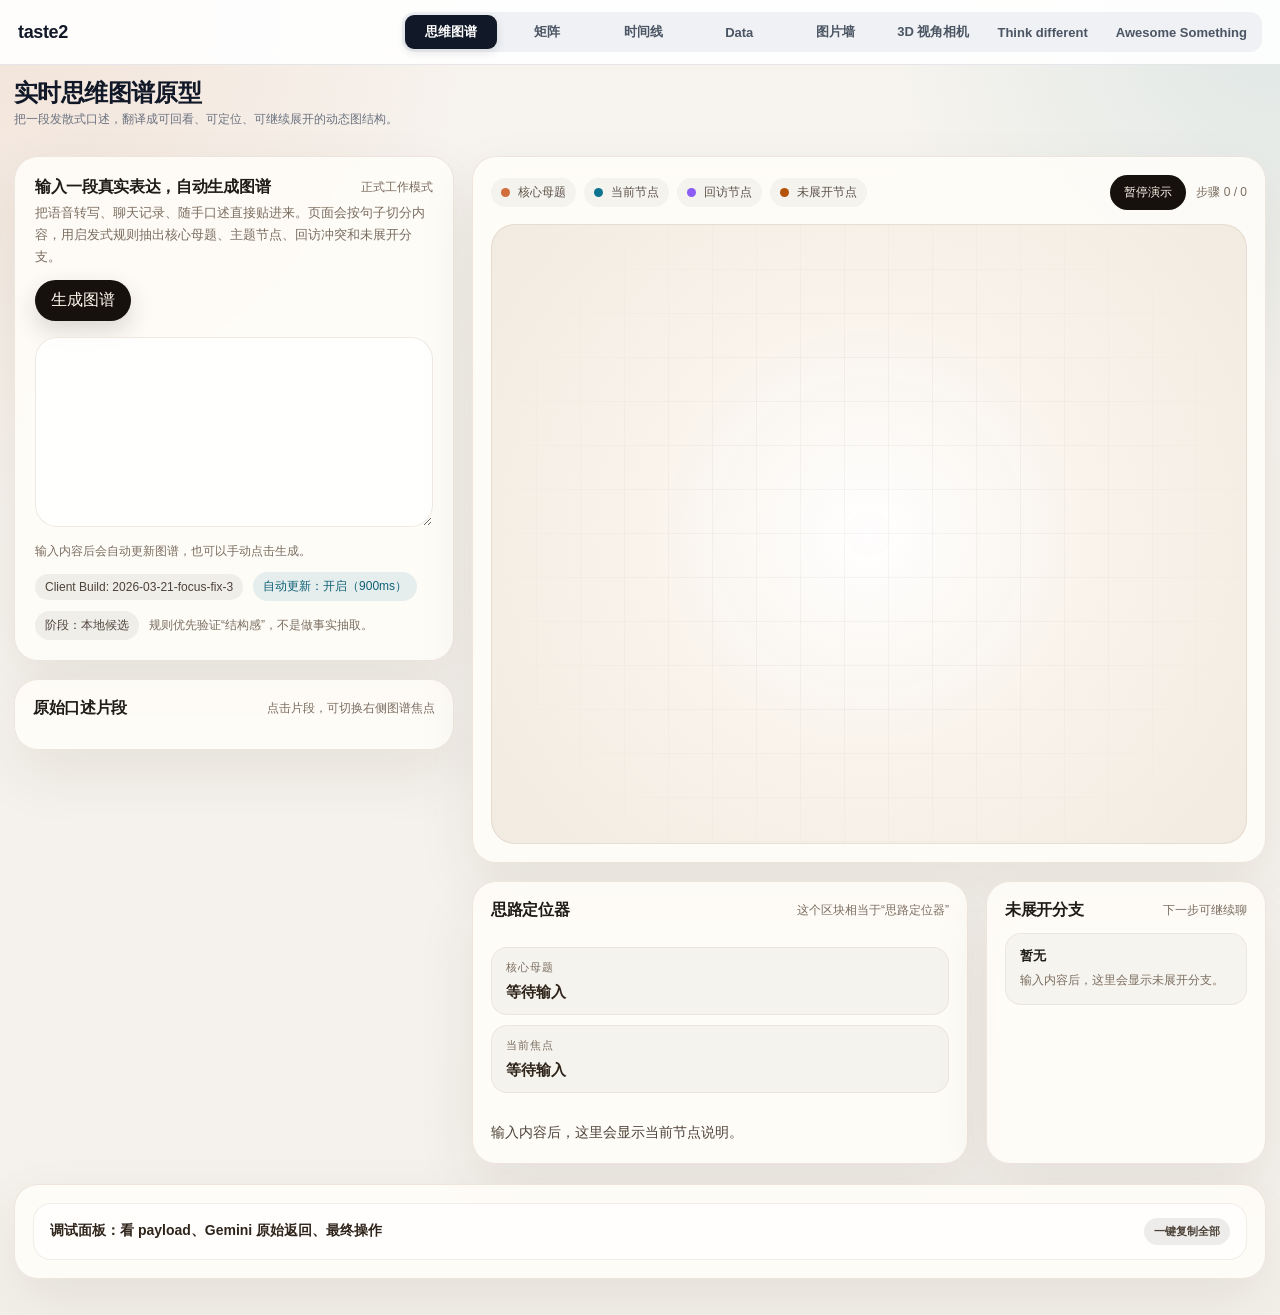
<file: mind-map.html>
<!doctype html>
<html lang="zh-CN">
<head>
  <meta charset="UTF-8" />
  <meta name="viewport" content="width=device-width,initial-scale=1" />
  <title>思维图谱原型 | taste2</title>
  <link rel="stylesheet" href="/assets/shared-nav.css" />
  <script src="/assets/shared-nav.js?v=2026-03-21-focus-fix-3" defer></script>
  <style>
    :root{
      color-scheme: light;
      --bg:#f4f1eb;
      --panel:#fffdf9;
      --line:#d7c8b6;
      --ink:#1f1b16;
      --muted:#7a6d60;
      --accent:#d26d3d;
      --accent-soft:rgba(210,109,61,.14);
      --active:#0e7490;
      --active-soft:rgba(14,116,144,.16);
      --return:#8b5cf6;
      --return-soft:rgba(139,92,246,.16);
      --pending:#b45309;
      --pending-soft:rgba(180,83,9,.15);
      --shadow:0 24px 60px rgba(56,34,15,.08);
    }
    *{box-sizing:border-box}
    body{
      margin:0;
      background:
        radial-gradient(circle at top left, rgba(210,109,61,.12), transparent 28%),
        radial-gradient(circle at top right, rgba(14,116,144,.10), transparent 22%),
        linear-gradient(180deg, #f7f4ef 0%, var(--bg) 100%);
      color:var(--ink);
      font-family:"SF Pro SC","PingFang SC","Hiragino Sans GB","Microsoft YaHei",sans-serif;
    }
    .page-shell__body{
      display:grid;
      gap:20px;
      padding-bottom:36px;
    }
    .card{
      background:rgba(255,253,249,.88);
      border:1px solid rgba(164,134,104,.18);
      border-radius:24px;
      box-shadow:var(--shadow);
      backdrop-filter:blur(10px);
    }
    .layout{
      display:grid;
      grid-template-columns:minmax(340px, 440px) minmax(0, 1fr);
      gap:18px;
      align-items:start;
    }
    .left-stack{
      display:grid;
      gap:18px;
      align-items:start;
    }
    .composer{
      display:grid;
      gap:16px;
      padding:20px;
    }
    .composer-top{
      display:flex;
      align-items:flex-start;
      justify-content:space-between;
      gap:12px;
      flex-wrap:wrap;
    }
    .composer-top p{
      margin:4px 0 0;
      color:var(--muted);
      font-size:13px;
      line-height:1.7;
      max-width:780px;
    }
    .composer-actions{
      display:flex;
      align-items:center;
      gap:10px;
      flex-wrap:wrap;
    }
    .ghost-btn,
    .primary-btn{
      border:none;
      border-radius:999px;
      padding:10px 16px;
      font:inherit;
      cursor:pointer;
      transition:transform .2s ease, opacity .2s ease, box-shadow .2s ease;
    }
    .primary-btn{
      background:#16110d;
      color:#fff7ed;
      box-shadow:0 10px 24px rgba(31,27,22,.16);
    }
    .ghost-btn{
      background:rgba(31,27,22,.06);
      color:#4d4238;
    }
    .primary-btn:hover,
    .ghost-btn:hover{
      transform:translateY(-1px);
    }
    .composer textarea{
      width:100%;
      min-height:190px;
      resize:vertical;
      padding:18px 20px;
      border-radius:22px;
      border:1px solid rgba(164,134,104,.18);
      background:rgba(255,255,255,.78);
      color:#2c241d;
      font:inherit;
      line-height:1.75;
      box-shadow:inset 0 1px 0 rgba(255,255,255,.5);
    }
    .composer textarea:focus{
      outline:none;
      border-color:rgba(14,116,144,.42);
      box-shadow:0 0 0 4px rgba(14,116,144,.08);
    }
    .composer-meta{
      display:flex;
      align-items:center;
      justify-content:space-between;
      gap:12px;
      flex-wrap:wrap;
      color:var(--muted);
      font-size:12px;
    }
    .phase-pill{
      display:inline-flex;
      align-items:center;
      gap:8px;
      padding:6px 10px;
      border-radius:999px;
      background:rgba(31,27,22,.06);
      color:#4d4238;
      font-size:12px;
    }
    .phase-pill.is-thinking{
      background:rgba(14,116,144,.12);
      color:#0e7490;
    }
    .phase-pill.is-done{
      background:rgba(34,197,94,.12);
      color:#166534;
    }
    .build-pill{
      display:inline-flex;
      align-items:center;
      gap:8px;
      padding:6px 10px;
      border-radius:999px;
      background:rgba(31,27,22,.06);
      color:#4d4238;
      font-size:12px;
    }
    .auto-pill{
      display:inline-flex;
      align-items:center;
      gap:8px;
      padding:6px 10px;
      border-radius:999px;
      background:rgba(14,116,144,.10);
      color:#0f5f75;
      font-size:12px;
    }
    .auto-pill.is-typing{
      background:rgba(245,158,11,.14);
      color:#92400e;
    }
    .auto-pill.is-updating{
      background:rgba(14,116,144,.16);
      color:#0c4a5a;
    }
    .debug-panel{
      padding:18px;
      display:grid;
      gap:12px;
    }
    .debug-panel details{
      border:1px solid rgba(164,134,104,.14);
      border-radius:18px;
      background:rgba(255,255,255,.72);
      overflow:hidden;
    }
    .debug-panel summary{
      cursor:pointer;
      list-style:none;
      padding:14px 16px;
      font-size:14px;
      font-weight:600;
      color:#2f241a;
    }
    .debug-panel summary::-webkit-details-marker{
      display:none;
    }
    .debug-grid{
      display:grid;
      grid-template-columns:repeat(3,minmax(0,1fr));
      gap:12px;
      padding:0 16px 16px;
    }
    .debug-card{
      border-radius:16px;
      background:rgba(31,27,22,.04);
      border:1px solid rgba(164,134,104,.12);
      overflow:hidden;
      min-height:220px;
    }
    .debug-card__head{
      display:flex;
      align-items:center;
      justify-content:space-between;
      gap:10px;
      padding:12px 14px 0;
    }
    .debug-card strong{
      display:block;
      font-size:13px;
    }
    .copy-btn{
      border:none;
      border-radius:999px;
      background:rgba(31,27,22,.08);
      color:#4d4238;
      padding:6px 10px;
      font:inherit;
      font-size:11px;
      cursor:pointer;
      transition:background-color .2s ease,color .2s ease,transform .2s ease;
    }
    .copy-btn:hover{
      transform:translateY(-1px);
      background:rgba(31,27,22,.12);
    }
    .copy-btn.is-copied{
      background:rgba(34,197,94,.14);
      color:#166534;
    }
    .debug-card pre{
      margin:0;
      padding:12px 14px 14px;
      color:#43372d;
      font-size:11px;
      line-height:1.6;
      white-space:pre-wrap;
      word-break:break-word;
      overflow:auto;
      max-height:340px;
    }
    .transcript{
      padding:18px;
    }
    .section-title{
      display:flex;
      align-items:center;
      justify-content:space-between;
      gap:12px;
      margin-bottom:12px;
    }
    .section-title h3,
    .graph-panel h3,
    .detail-panel h3{
      margin:0;
      font-size:16px;
      letter-spacing:-.02em;
    }
    .section-title span{
      color:var(--muted);
      font-size:12px;
    }
    .segment-list{
      display:grid;
      gap:10px;
      max-height:760px;
      overflow:auto;
      padding-right:4px;
    }
    .segment{
      padding:14px 15px;
      border-radius:18px;
      border:1px solid rgba(164,134,104,.15);
      background:rgba(255,255,255,.72);
      cursor:pointer;
      transition:transform .2s ease, border-color .2s ease, box-shadow .2s ease, background-color .2s ease;
    }
    .segment:hover{
      transform:translateY(-1px);
      border-color:rgba(210,109,61,.34);
      box-shadow:0 12px 24px rgba(56,34,15,.08);
    }
    .segment.is-active{
      border-color:rgba(14,116,144,.48);
      background:linear-gradient(180deg, rgba(14,116,144,.12), rgba(255,255,255,.88));
      box-shadow:0 18px 36px rgba(14,116,144,.12);
    }
    .segment.is-live{
      border-color:rgba(245,158,11,.38);
      background:linear-gradient(180deg, rgba(245,158,11,.12), rgba(255,255,255,.9));
      box-shadow:0 14px 30px rgba(245,158,11,.12);
    }
    .segment-top{
      display:flex;
      align-items:center;
      justify-content:space-between;
      gap:10px;
      margin-bottom:8px;
    }
    .segment-index{
      font-size:12px;
      color:var(--muted);
      letter-spacing:.08em;
      text-transform:uppercase;
    }
    .segment-tag{
      display:inline-flex;
      align-items:center;
      gap:6px;
      padding:4px 9px;
      border-radius:999px;
      background:rgba(31,27,22,.05);
      font-size:11px;
      color:#5c5249;
    }
    .segment p{
      margin:0;
      color:#322922;
      font-size:13px;
      line-height:1.7;
    }
    .graph-area{
      display:grid;
      gap:18px;
    }
    .graph-panel{
      padding:18px;
    }
    .graph-toolbar{
      display:flex;
      align-items:center;
      justify-content:space-between;
      gap:12px;
      flex-wrap:wrap;
      margin-bottom:14px;
    }
    .legend{
      display:flex;
      gap:8px;
      flex-wrap:wrap;
    }
    .legend-pill{
      display:inline-flex;
      align-items:center;
      gap:8px;
      padding:6px 10px;
      border-radius:999px;
      background:rgba(31,27,22,.04);
      color:#5c5249;
      font-size:12px;
    }
    .legend-dot{
      width:9px;
      height:9px;
      border-radius:999px;
      display:inline-block;
    }
    .controls{
      display:flex;
      align-items:center;
      gap:10px;
      color:var(--muted);
      font-size:12px;
    }
    .play-btn{
      border:none;
      border-radius:999px;
      background:#16110d;
      color:#fff7ed;
      padding:9px 14px;
      font:inherit;
      cursor:pointer;
      transition:transform .2s ease, opacity .2s ease;
    }
    .play-btn:hover{transform:translateY(-1px)}
    .graph-stage{
      position:relative;
      min-height:620px;
      border-radius:24px;
      border:1px solid rgba(164,134,104,.16);
      background:
        radial-gradient(circle at center, rgba(255,255,255,.94) 0%, rgba(248,242,234,.92) 46%, rgba(240,233,224,.92) 100%);
      overflow:hidden;
      cursor:grab;
      touch-action:none;
    }
    .graph-stage.is-panning{
      cursor:grabbing;
    }
    .graph-viewport{
      position:absolute;
      inset:0;
      transform-origin:center center;
      transition:transform .42s cubic-bezier(.2,.8,.2,1);
    }
    .graph-stage::before{
      content:"";
      position:absolute;
      inset:0;
      background-image:
        linear-gradient(rgba(122,109,96,.06) 1px, transparent 1px),
        linear-gradient(90deg, rgba(122,109,96,.06) 1px, transparent 1px);
      background-size:44px 44px;
      mask-image:radial-gradient(circle at center, black 35%, transparent 85%);
      pointer-events:none;
    }
    .graph-svg{
      position:absolute;
      inset:0;
      width:100%;
      height:100%;
      pointer-events:none;
    }
    .edge{
      fill:none;
      stroke:rgba(122,109,96,.34);
      stroke-width:1.6;
      transition:stroke .25s ease, stroke-width .25s ease, opacity .25s ease;
    }
    .edge.is-active{
      stroke:rgba(14,116,144,.58);
      stroke-width:2.4;
      opacity:1;
      filter:drop-shadow(0 0 8px rgba(14,116,144,.16));
    }
    .edge.is-return{
      stroke:rgba(139,92,246,.5);
    }
    .edge.is-collapsed{
      opacity:0;
    }
    .node{
      position:absolute;
      transform:translate(-50%, -50%);
      --node-scale:1;
      --node-offset-x:0px;
      --node-offset-y:0px;
      min-width:88px;
      max-width:168px;
      padding:12px 14px;
      border-radius:18px;
      border:1px solid rgba(164,134,104,.16);
      background:rgba(255,255,255,.9);
      box-shadow:0 14px 30px rgba(56,34,15,.06);
      cursor:pointer;
      transition:transform .28s ease, box-shadow .25s ease, border-color .25s ease, background-color .25s ease, opacity .25s ease;
    }
    .node:hover{
      transform:translate(-50%, -50%) translate(var(--node-offset-x), calc(var(--node-offset-y) - 2px)) scale(var(--node-scale));
      box-shadow:0 18px 36px rgba(56,34,15,.1);
    }
    .node small{
      display:block;
      margin-bottom:6px;
      color:var(--muted);
      font-size:11px;
      letter-spacing:.08em;
      text-transform:uppercase;
    }
    .node strong{
      display:block;
      font-size:14px;
      line-height:1.3;
      letter-spacing:-.01em;
    }
    .node.is-core{
      background:linear-gradient(160deg, rgba(210,109,61,.16), rgba(255,255,255,.96));
      border-color:rgba(210,109,61,.32);
    }
    .node.is-major{
      box-shadow:0 18px 38px rgba(56,34,15,.12);
      border-color:rgba(31,27,22,.22);
    }
    .node.is-secondary{
      opacity:.9;
    }
    .node.is-peripheral{
      opacity:.72;
      filter:saturate(.9);
    }
    .node.is-active{
      background:linear-gradient(180deg, rgba(14,116,144,.18), rgba(255,255,255,.98));
      border-color:rgba(14,116,144,.5);
      box-shadow:0 0 0 1px rgba(14,116,144,.16), 0 18px 40px rgba(14,116,144,.16);
      animation:pulse 1.9s ease-in-out infinite;
    }
    .node.is-return{
      background:linear-gradient(180deg, rgba(139,92,246,.18), rgba(255,255,255,.98));
      border-color:rgba(139,92,246,.42);
    }
    .node.is-pending{
      background:linear-gradient(180deg, rgba(180,83,9,.15), rgba(255,255,255,.98));
      border-color:rgba(180,83,9,.34);
      border-style:dashed;
    }
    .node.is-dim{
      opacity:.58;
      filter:saturate(.88);
    }
    .node.is-collapsed{
      opacity:0;
      --node-scale:.82;
      --node-offset-x:0px;
      --node-offset-y:0px;
      pointer-events:none;
    }
    .node-ring{
      position:absolute;
      inset:-12px;
      border-radius:26px;
      border:1px solid transparent;
      pointer-events:none;
    }
    .node.is-active .node-ring{
      border-color:rgba(14,116,144,.26);
      animation:halo 1.9s ease-out infinite;
    }
    .detail-grid{
      display:grid;
      grid-template-columns:minmax(0,1fr) 280px;
      gap:18px;
    }
    .detail-panel{
      padding:18px;
    }
    .detail-panel p{
      margin:0;
      color:#4d4238;
      line-height:1.7;
      font-size:14px;
    }
    .detail-main{
      display:grid;
      gap:14px;
    }
    .focus-stack{
      display:grid;
      gap:10px;
    }
    .focus-card{
      padding:12px 14px;
      border-radius:16px;
      background:rgba(31,27,22,.04);
      border:1px solid rgba(164,134,104,.12);
    }
    .focus-card span{
      display:block;
      margin-bottom:6px;
      color:var(--muted);
      font-size:11px;
      letter-spacing:.08em;
      text-transform:uppercase;
    }
    .focus-card strong{
      display:block;
      color:#2f241a;
      font-size:15px;
      line-height:1.4;
    }
    .chips{
      display:flex;
      gap:8px;
      flex-wrap:wrap;
    }
    .chip{
      display:inline-flex;
      align-items:center;
      padding:6px 10px;
      border-radius:999px;
      background:rgba(31,27,22,.05);
      color:#4d4238;
      font-size:12px;
    }
    .notes{
      display:grid;
      gap:10px;
    }
    .note{
      padding:13px 14px;
      border-radius:16px;
      background:rgba(31,27,22,.035);
      border:1px solid rgba(164,134,104,.12);
    }
    .note strong{
      display:block;
      margin-bottom:5px;
      font-size:13px;
    }
    .note span{
      color:var(--muted);
      font-size:12px;
      line-height:1.65;
    }
    @keyframes pulse{
      0%,100%{transform:translate(-50%, -50%) translate(var(--node-offset-x), var(--node-offset-y)) scale(var(--node-scale))}
      50%{transform:translate(-50%, -50%) translate(var(--node-offset-x), var(--node-offset-y)) scale(calc(var(--node-scale) * 1.04))}
    }
    @keyframes halo{
      0%{opacity:.78; transform:scale(1)}
      100%{opacity:0; transform:scale(1.22)}
    }
    @media (max-width: 1120px){
      .layout,
      .detail-grid{
        grid-template-columns:1fr;
      }
      .debug-grid{
        grid-template-columns:1fr;
      }
      .graph-stage{
        min-height:560px;
      }
    }
    @media (max-width: 720px){
      .graph-stage{
        min-height:680px;
      }
      .node{
        min-width:78px;
        max-width:132px;
        padding:10px 12px;
      }
      .node strong{
        font-size:13px;
      }
    }
  </style>
</head>
<body
  data-nav-page="mind-map"
  data-page-title="实时思维图谱原型"
  data-page-subtitle="把一段发散式口述，翻译成可回看、可定位、可继续展开的动态图结构。"
  style="--page-max-width:1440px"
>
  <div data-shared-nav-root></div>
  <div data-shared-page-header-root></div>

  <main class="page-shell__body">
    <section class="layout">
      <section class="left-stack">
        <section class="card composer">
          <div class="composer-top">
            <div>
              <div class="section-title" style="margin-bottom:0;">
                <h3>输入一段真实表达，自动生成图谱</h3>
                <span>正式工作模式</span>
              </div>
              <p>把语音转写、聊天记录、随手口述直接贴进来。页面会按句子切分内容，用启发式规则抽出核心母题、主题节点、回访冲突和未展开分支。</p>
            </div>
            <div class="composer-actions">
              <button class="primary-btn" id="generate-map" type="button">生成图谱</button>
            </div>
          </div>
          <textarea id="source-input" spellcheck="false"></textarea>
          <div class="composer-meta">
            <span id="input-meta">输入内容后会自动更新图谱，也可以手动点击生成。</span>
            <span style="display:flex;align-items:center;gap:10px;flex-wrap:wrap;">
              <span id="client-build-pill" class="build-pill">Client Build: loading...</span>
              <span id="auto-mode-pill" class="auto-pill">自动更新：开启</span>
              <span id="phase-pill" class="phase-pill">阶段：本地候选</span>
              <span>规则优先验证“结构感”，不是做事实抽取。</span>
            </span>
          </div>
        </section>

        <article class="card transcript">
          <div class="section-title">
            <h3>原始口述片段</h3>
            <span>点击片段，可切换右侧图谱焦点</span>
          </div>
          <div class="segment-list" id="segment-list"></div>
        </article>
      </section>

      <section class="graph-area">
        <article class="card graph-panel">
          <div class="graph-toolbar">
            <div class="legend">
              <span class="legend-pill"><i class="legend-dot" style="background:var(--accent)"></i>核心母题</span>
              <span class="legend-pill"><i class="legend-dot" style="background:var(--active)"></i>当前节点</span>
              <span class="legend-pill"><i class="legend-dot" style="background:var(--return)"></i>回访节点</span>
              <span class="legend-pill"><i class="legend-dot" style="background:var(--pending)"></i>未展开节点</span>
            </div>
            <div class="controls">
              <button class="play-btn" id="play-toggle" type="button">暂停演示</button>
              <span id="step-indicator">步骤 1 / 6</span>
            </div>
          </div>
          <div class="graph-stage" id="graph-stage">
            <div class="graph-viewport" id="graph-viewport">
              <svg class="graph-svg" id="graph-svg" viewBox="0 0 100 100" preserveAspectRatio="none" aria-hidden="true"></svg>
            </div>
          </div>
        </article>

        <section class="detail-grid">
          <article class="card detail-panel detail-main">
            <div class="section-title">
              <h3>思路定位器</h3>
              <span>这个区块相当于“思路定位器”</span>
            </div>
            <div class="focus-stack">
              <div class="focus-card">
                <span>核心母题</span>
                <strong id="core-topic-label">等待输入</strong>
              </div>
              <div class="focus-card">
                <span>当前焦点</span>
                <strong id="current-focus-label">等待输入</strong>
              </div>
            </div>
            <div class="chips" id="active-tags"></div>
            <p id="active-description"></p>
          </article>

          <aside class="card detail-panel">
            <div class="section-title">
              <h3>未展开分支</h3>
              <span>下一步可继续聊</span>
            </div>
            <div class="notes" id="pending-notes"></div>
          </aside>
        </section>
      </section>
    </section>

    <section class="card debug-panel">
      <details>
        <summary style="display:flex;align-items:center;justify-content:space-between;gap:12px;">
          <span>调试面板：看 payload、Gemini 原始返回、最终操作</span>
          <button class="copy-btn" id="copy-debug-bundle" type="button">一键复制全部</button>
        </summary>
        <div class="debug-grid">
          <article class="debug-card">
            <div class="debug-card__head">
              <strong>Payload</strong>
              <button class="copy-btn" type="button" data-copy-target="debug-payload">复制</button>
            </div>
            <pre id="debug-payload">等待生成...</pre>
          </article>
          <article class="debug-card">
            <div class="debug-card__head">
              <strong>Raw Model Response</strong>
              <button class="copy-btn" type="button" data-copy-target="debug-raw-response">复制</button>
            </div>
            <pre id="debug-raw-response">等待生成...</pre>
          </article>
          <article class="debug-card">
            <div class="debug-card__head">
              <strong>Final Operations</strong>
              <button class="copy-btn" type="button" data-copy-target="debug-final-ops">复制</button>
            </div>
            <pre id="debug-final-ops">等待生成...</pre>
          </article>
        </div>
      </details>
    </section>
  </main>

  <script>
    const TOPIC_LIBRARY = [
      { id: 'source', label: '信源选择', keywords: ['信源', '国内', '国外', '官方', '品牌', '媒体', '博客', '机构', '公众号', '一手', '二手'], description: '围绕信息从哪里来、该订阅谁、是否追求一手源展开。' },
      { id: 'trust', label: '信息可信度', keywords: ['信谁', '可信', '品牌', '专业', '视角', '判断'], description: '反复出现“该信谁”的追问，说明你在寻找可信度判断规则。' },
      { id: 'frequency', label: '信息频率', keywords: ['每天', '每周', '每月', '周期', '周报', '月报', '频率'], description: '你在试图给不同类型的信息设计不同的更新节律。' },
      { id: 'format', label: '信息载体', keywords: ['文字', '视频', '音频', '博客', '评论区', '图片', '原文', '总结', '载体'], description: '你不只是关心内容，还在比较不同载体是否更适合不同深度的信息。' },
      { id: 'fomo', label: 'FOMO', keywords: ['fomo', '漏掉', '错过', '焦虑', '害怕'], description: '担心漏掉关键内容，但又知道真正重要的信息会重复出现。' },
      { id: 'capacity', label: '处理能力有限', keywords: ['处理', '时间', '精力', '消化不了', '能力有限', '约束', '问题很多', '痛苦'], description: '时间和认知带宽是最终约束，这会反过来影响你对信源和频率的选择。' },
      { id: 'raw-vs-ai', label: 'AI冲击与转行', keywords: ['ai', '转行', '跨行业', '教育工作', '行业'], description: '与 AI 冲击、跨行业、是否转行相关的职业判断。' },
      { id: 'english', label: '英文原版', keywords: ['英文', '翻译', '原版'], description: '语言并非绝对障碍，更像一种心理上的不确定感来源。' },
      { id: 'reports', label: '研报', keywords: ['研报', '券商', '麦肯锡'], description: '长周期、高压缩度的信息源，天然适合月度或阶段性阅读。' },
      { id: 'commentary', label: '评论区价值', keywords: ['评论区', '陪伴感'], description: '评论区是增量信息还是只是“有人一起看”的现场感。' },
      { id: 'anti-bubble', label: '避免信息茧房', keywords: ['茧房', '视角', '不同领域', '探索'], description: '你想保留探索未知领域的入口，但不想因此把自己拖进噪音洪流。' },
      { id: 'schedule', label: '每天 / 每周 / 每月', keywords: ['每天', '每周', '每月', '周期'], description: '这个分支适合直接落成一套节律规则。' }
    ];
    const GENERIC_TOPIC_RULES = [
      { id: 'city-choice', label: '城市选择', keywords: ['城市', '北京', '济南'], description: '关于要在哪座城市生活和发展的选择。', type: 'topic' },
      { id: 'career-choice', label: '职业选择与AI冲击', keywords: ['跨行业', '转行', '工作', '找不着工作', 'ai', '教育工作'], description: '关于是否转行、是否跨行业，以及 AI 对职业路径的冲击。', type: 'topic' },
      { id: 'economic-pressure', label: '经济与生存压力', keywords: ['负债', '没钱', '没存款', '没车', '没房'], description: '围绕负债、收入、存款与现实生活压力的主题。', type: 'topic' },
      { id: 'life-stage', label: '年龄与人生阶段', keywords: ['31岁', '年龄'], description: '关于年龄、人生阶段和现实处境的压力。', type: 'topic' },
      { id: 'relationship-pain', label: '情感创伤', keywords: ['失恋', '姑娘', '伤害', '幸福', '痛苦'], description: '围绕失恋、内疚和关系伤害的情感主题。', type: 'topic' },
      { id: 'future-uncertainty', label: '未来不确定性', keywords: ['不知道', '怎么处理', '选择什么', '怎么办'], description: '围绕未来方向不确定、难以决策的主题。', type: 'loop' }
    ];
    const CONFLICT_PATTERNS = [
      { id: 'fomo-vs-discipline', label: 'FOMO vs 节制', match: ['fomo', '漏掉', '错过', '重要', '反复出现'] },
      { id: 'breadth-vs-overload', label: '广度 vs 过载', match: ['茧房', '过载', '太多', '消化不了'] },
      { id: 'raw-vs-summary', label: '原文 vs 总结', match: ['原文', '总结', '翻译'] }
    ];
    const QUESTION_HINTS = ['为什么', '怎么', '如何', '我该', '要不要', '是不是', '需不需要', '什么', '谁'];
    const CONFLICT_HINTS = ['但是', '但', '不过', '还是', '如果', '又', '同时'];
    const FILLER_PATTERNS = [
      /^兄弟/,
      /^你帮我/,
      /^你明白我意思吗/,
      /^我举个例子/,
      /^然后再一个是说/,
      /^这里边就会衍生出来一个问题/,
      /^还有信息承载形式的问题/,
      /^就是需要考虑多个维度的/,
      /^是这样/,
      /^我大概关注的有几个需求点/,
      /^再说到/,
      /^我到底需要什么/,
      /^什么\s*像/,
      /^还有.*的问题$/
    ];
    const PHRASE_PATTERNS = [
      /([A-Za-z][A-Za-z0-9/+ .-]{1,24})/g,
      /([\u4e00-\u9fa5A-Za-z0-9]{2,12}(?:频率|周期|价值|能力|形式|视角|原版|原文|总结|评论区|陪伴感|一手源|二手转述|研报|周报|月报|茧房|可信度|信息源))/g,
      /([\u4e00-\u9fa5A-Za-z0-9]{2,12}的(?:价值|形式|频率|能力|视角|可信度))/g
    ];
    const PHRASE_BLACKLIST = ['信息', '问题', '这个问题', '这种问题', '东西', '内容', '自己', '领域', '品牌', '媒体', '这里边就会衍生出来一个问题', '兄弟', '然后再一个是说', '你帮我分析一下'];
    const LAYOUTS = [
      { x: 50, y: 50 },
      { x: 24, y: 24 }, { x: 50, y: 18 }, { x: 76, y: 24 },
      { x: 16, y: 50 }, { x: 32, y: 74 }, { x: 50, y: 82 }, { x: 68, y: 74 }, { x: 84, y: 50 },
      { x: 10, y: 32 }, { x: 90, y: 32 }, { x: 9, y: 70 }, { x: 91, y: 70 }
    ];

    const graphStage = document.getElementById('graph-stage');
    const graphViewport = document.getElementById('graph-viewport');
    const graphSvg = document.getElementById('graph-svg');
    const segmentList = document.getElementById('segment-list');
    const activeTags = document.getElementById('active-tags');
    const activeDescription = document.getElementById('active-description');
    const coreTopicLabel = document.getElementById('core-topic-label');
    const currentFocusLabel = document.getElementById('current-focus-label');
    const pendingNotes = document.getElementById('pending-notes');
    const stepIndicator = document.getElementById('step-indicator');
    const playToggle = document.getElementById('play-toggle');
    const sourceInput = document.getElementById('source-input');
    const generateMap = document.getElementById('generate-map');
    const inputMeta = document.getElementById('input-meta');
    const phasePill = document.getElementById('phase-pill');
    const debugPayload = document.getElementById('debug-payload');
    const debugRawResponse = document.getElementById('debug-raw-response');
    const debugFinalOps = document.getElementById('debug-final-ops');
    const copyButtons = Array.from(document.querySelectorAll('.copy-btn'));
    const copyDebugBundle = document.getElementById('copy-debug-bundle');
    const clientBuildPill = document.getElementById('client-build-pill');
    const autoModePill = document.getElementById('auto-mode-pill');

    let state = {
      nodes: [],
      edges: [],
      segments: [],
      modelMeta: null
    };
    let currentStep = 0;
    let playing = true;
    let timer = null;
    let requestSerial = 0;
    let liveUpdateTimer = null;
    let liveInputState = 'idle';
    let viewportState = { x: 0, y: 0, scale: 1.08 };
    let isPanningViewport = false;
    let panStart = null;
    let manualViewportUntil = 0;
    const MODEL_SCHEMA_VERSION = 'graph-refine.v1';
    const MODEL_SCHEMA_PATH = '/schemas/graph-refine.v1.schema.json';
    const CLIENT_BUILD = '2026-03-21-focus-fix-3';
    const LIVE_UPDATE_DELAY_MS = 900;
    const LIVE_UPDATE_MIN_LENGTH = 24;
    const VIEWPORT_MIN_SCALE = 0.78;
    const VIEWPORT_MAX_SCALE = 1.6;
    const MANUAL_VIEWPORT_HOLD_MS = 15000;

    clientBuildPill.textContent = `Client Build: ${CLIENT_BUILD}`;
    autoModePill.textContent = `自动更新：开启（${LIVE_UPDATE_DELAY_MS}ms）`;

    function createEdgePath(from, to) {
      const dx = to.x - from.x;
      const dy = to.y - from.y;
      const c1x = from.x + dx * 0.28;
      const c1y = from.y + dy * 0.08;
      const c2x = from.x + dx * 0.72;
      const c2y = from.y + dy * 0.92;
      return `M ${from.x} ${from.y} C ${c1x} ${c1y}, ${c2x} ${c2y}, ${to.x} ${to.y}`;
    }

    function clampText(text, max = 92) {
      return text.length > max ? `${text.slice(0, max)}…` : text;
    }

    function clampNumber(value, min, max) {
      return Math.min(max, Math.max(min, value));
    }

    function unique(items) {
      return Array.from(new Set(items.filter(Boolean)));
    }

    function splitIntoSegments(text) {
      const clean = text.replace(/\s+/g, ' ').trim();
      const sentences = clean
        .split(/(?<=[。！？!?])/)
        .map((item) => item.trim())
        .filter((item) => item.length >= 12);

      const grouped = [];
      let bucket = '';
      let sentenceCount = 0;

      sentences.forEach((sentence) => {
        const next = bucket ? `${bucket} ${sentence}` : sentence;
        if (next.length > 260 || sentenceCount >= 3) {
          if (bucket) {
            grouped.push(bucket.trim());
          }
          bucket = sentence;
          sentenceCount = 1;
          return;
        }
        bucket = next;
        sentenceCount += 1;
      });

      if (bucket) {
        grouped.push(bucket.trim());
      }

      return grouped.slice(0, 18);
    }

    function countMatches(text, keywords) {
      return keywords.reduce((total, keyword) => total + (text.includes(keyword.toLowerCase()) ? 1 : 0), 0);
    }

    function isQuestionSentence(sentence) {
      return /[？?]/.test(sentence) || QUESTION_HINTS.some((hint) => sentence.includes(hint));
    }

    function hasConflictHint(sentence) {
      return CONFLICT_HINTS.some((hint) => sentence.includes(hint));
    }

    function detectTopics(sentence) {
      const lowered = sentence.toLowerCase();
      return TOPIC_LIBRARY
        .map((topic) => {
          const keywordHits = countMatches(lowered, topic.keywords.map((keyword) => keyword.toLowerCase()));
          if (!keywordHits) return null;
          const questionBoost = isQuestionSentence(sentence) && topic.keywords.some((keyword) => lowered.includes(keyword.toLowerCase())) ? 1.4 : 0;
          const conflictBoost = hasConflictHint(sentence) && keywordHits ? 0.6 : 0;
          const score = keywordHits + questionBoost + conflictBoost;
          return {
            ...topic,
            score,
            keywordHits
          };
        })
        .filter(Boolean)
        .filter((topic) => topic.score > 0)
        .sort((a, b) => b.score - a.score);
    }

    function detectGenericTopics(sentence) {
      const lowered = sentence.toLowerCase();
      return GENERIC_TOPIC_RULES
        .map((topic) => {
          const keywordHits = countMatches(lowered, topic.keywords.map((keyword) => keyword.toLowerCase()));
          if (!keywordHits) return null;
          const questionBoost = isQuestionSentence(sentence) ? 0.8 : 0;
          const conflictBoost = hasConflictHint(sentence) ? 0.4 : 0;
          return {
            ...topic,
            score: keywordHits + questionBoost + conflictBoost,
            keywordHits
          };
        })
        .filter(Boolean)
        .sort((a, b) => b.score - a.score);
    }

    function detectConflictLabels(text) {
      const lowered = text.toLowerCase();
      return CONFLICT_PATTERNS
        .filter((pattern) => pattern.match.filter((keyword) => lowered.includes(keyword.toLowerCase())).length >= 2)
        .map((pattern) => pattern.label);
    }

    function classifyVisualPriority(node) {
      if (node.id === 'system') return 'core';
      if (node.type === 'pending') return 'secondary';
      const weightTag = (node.tags || []).find((tag) => tag.startsWith('权重 '));
      const weight = weightTag ? Number(weightTag.replace('权重 ', '')) : 0;
      if (weight >= 6 || node.type === 'loop') return 'major';
      if (weight >= 3) return 'secondary';
      return 'peripheral';
    }

    function buildWindowSummary(graphState) {
      const topNodes = graphState.nodes
        .filter((node) => node.id !== 'system')
        .slice(0, 6)
        .map((node) => `${node.label}(${node.type})`);
      const pendingNodes = graphState.nodes
        .filter((node) => node.type === 'pending')
        .slice(0, 4)
        .map((node) => node.label);
      const loopNodes = graphState.nodes
        .filter((node) => node.type === 'loop')
        .slice(0, 4)
        .map((node) => node.label);

      return {
        top_nodes: topNodes,
        pending_nodes: pendingNodes,
        revisited_nodes: loopNodes
      };
    }

    function inferDisplayParent(nodeId, label) {
      if (['source', 'format', 'frequency', 'raw-vs-ai', 'capacity', 'trust', 'fomo'].includes(nodeId)) {
        return null;
      }
      const lower = (label || '').toLowerCase();
      if (lower.includes('研报') || lower.includes('一手源') || lower.includes('二手转述')) return 'source';
      if (lower.includes('评论区')) return 'format';
      if (lower.includes('周报') || lower.includes('每天') || lower.includes('每周') || lower.includes('每月')) return 'frequency';
      if (lower.includes('原文') || lower.includes('总结')) return 'raw-vs-ai';
      if (lower.includes('处理能力')) return 'capacity';
      return null;
    }

    function layoutChildNodesAroundParents(nodes) {
      const nodeMap = new Map(nodes.map((node) => [node.id, node]));
      const groups = new Map();

      nodes.forEach((node) => {
        if (!node.displayParent) return;
        const items = groups.get(node.displayParent) || [];
        items.push(node);
        groups.set(node.displayParent, items);
      });

      groups.forEach((children, parentId) => {
        const parent = nodeMap.get(parentId);
        if (!parent) return;

        const count = children.length;
        const angleStart = -75;
        const angleEnd = 75;
        const radius = count <= 2 ? 13 : 16;

        children.forEach((child, index) => {
          const ratio = count === 1 ? 0.5 : index / (count - 1);
          const angleDeg = angleStart + (angleEnd - angleStart) * ratio;
          const angle = angleDeg * (Math.PI / 180);
          const x = parent.x + Math.cos(angle) * radius;
          const y = parent.y + Math.sin(angle) * (radius * 0.82);
          child.x = Math.max(8, Math.min(92, Math.round(x * 10) / 10));
          child.y = Math.max(10, Math.min(90, Math.round(y * 10) / 10));
          child.expandOffsetX = `${Math.round((child.x - parent.x) * 2.4)}px`;
          child.expandOffsetY = `${Math.round((child.y - parent.y) * 2.4)}px`;
        });
      });
    }

    function makeOpenQuestionLabel(sentence) {
      const clean = sentence.replace(/[。！？?]/g, '').trim();
      if (clean.includes('每天') && clean.includes('每周') && clean.includes('每月')) {
        return '每天 / 每周 / 每月';
      }
      if (clean.includes('周报')) {
        return '周报式获取';
      }
      if (clean.includes('一手源') || clean.includes('二手转述')) {
        return '要不要追求一手源';
      }
      const patterns = [
        /我该([^，。；？]{2,16})/,
        /要不要([^，。；？]{2,16})/,
        /需不需要([^，。；？]{2,16})/,
        /什么([^，。；？]{2,16})/
      ];
      for (const pattern of patterns) {
        const match = clean.match(pattern);
        if (match) {
          return clampText(match[0], 20);
        }
      }
      return clampText(clean, 20);
    }

    function normalizePhraseLabel(label) {
      const normalized = label
        .replace(/[“”"'`]/g, '')
        .replace(/\s+/g, ' ')
        .replace(/^(这个|那个|一种|一个)/, '')
        .replace(/(就是|的话)$/g, '')
        .trim();
      if (normalized.includes('周报')) {
        return '周报式获取';
      }
      if (normalized.includes('评论区') && normalized.includes('陪伴感')) {
        return '评论区陪伴感';
      }
      if (normalized.includes('每天') && normalized.includes('每周') && normalized.includes('每月')) {
        return '每天 / 每周 / 每月';
      }
      return normalized;
    }

    function isFillerSentence(sentence) {
      const clean = sentence.replace(/[，。！？?]/g, '').trim();
      return FILLER_PATTERNS.some((pattern) => pattern.test(clean));
    }

    function shouldKeepPhrase(label, existingLabelsLower) {
      if (!label) return false;
      if (label.length < 2 || label.length > 14) return false;
      if (PHRASE_BLACKLIST.includes(label)) return false;
      if (label.includes('问题') && label.length > 8) return false;
      if (label.startsWith('还是') || label.startsWith('还有') || label.startsWith('然后')) return false;
       if (label.startsWith('再说到') || label.startsWith('我到底需要什么') || label.startsWith('什么')) return false;
      const lowered = label.toLowerCase();
      if (existingLabelsLower.some((item) => item.includes(lowered) || lowered.includes(item))) return false;
      if (/^[a-z]$/i.test(label)) return false;
      return true;
    }

    function extractOpenQuestionNodes(segmentsRaw, existingIds) {
      const candidates = [];
      segmentsRaw.forEach((sentence) => {
        if (!isQuestionSentence(sentence)) return;
        if (isFillerSentence(sentence)) return;
        const label = makeOpenQuestionLabel(sentence);
        if (label.length > 16 && !['每天 / 每周 / 每月', '周报式获取', '要不要追求一手源'].includes(label)) return;
        const id = `open-${label.replace(/[^a-z0-9\u4e00-\u9fa5]+/gi, '-').replace(/^-+|-+$/g, '').toLowerCase()}`;
        if (!label || existingIds.has(id)) return;
        candidates.push({
          id,
          label,
          type: 'pending',
          tags: ['未展开', '问句'],
          description: `这是系统从原话里的问句直接抽出的开放问题：${clampText(sentence, 42)}`
        });
        existingIds.add(id);
      });
      return candidates.slice(0, 2);
    }

    function extractAutoPhraseNodes(segmentsRaw, existingIds, existingLabels) {
      const existingLabelsLower = existingLabels.map((label) => label.toLowerCase());
      const candidates = new Map();

      segmentsRaw.forEach((sentence) => {
        if (isFillerSentence(sentence)) return;
        PHRASE_PATTERNS.forEach((pattern) => {
          const matches = sentence.matchAll(pattern);
          for (const match of matches) {
            const phrase = normalizePhraseLabel(match[1] || '');
            if (!shouldKeepPhrase(phrase, existingLabelsLower)) continue;
            const id = `phrase-${phrase.replace(/[^a-z0-9\u4e00-\u9fa5]+/gi, '-').replace(/^-+|-+$/g, '').toLowerCase()}`;
            if (!id || existingIds.has(id)) continue;
            const current = candidates.get(id) || {
              id,
              label: phrase,
              type: 'topic',
              tags: ['自动短语'],
              description: `这是系统直接从原话里抽出的短语：“${phrase}”。`,
              score: 0
            };
            current.score += 1;
            if (isQuestionSentence(sentence)) {
              current.score += 1.2;
              current.type = 'pending';
              current.tags = unique([...current.tags, '未展开']);
            }
            if (hasConflictHint(sentence)) {
              current.score += 0.4;
            }
            candidates.set(id, current);
          }
        });
      });

      return Array.from(candidates.values())
        .sort((a, b) => b.score - a.score)
        .slice(0, 2)
        .map(({ score, ...node }) => node);
    }

    function buildGraphFromText(text) {
      const segmentsRaw = splitIntoSegments(text);
      const topicHits = new Map();
      const topicScores = new Map();
      const genericHits = new Map();
      const genericScores = new Map();

      segmentsRaw.forEach((sentence) => {
        detectTopics(sentence).forEach((topic) => {
          const current = topicHits.get(topic.id) || 0;
          topicHits.set(topic.id, current + 1);
          const score = topicScores.get(topic.id) || 0;
          topicScores.set(topic.id, score + topic.score);
        });
        detectGenericTopics(sentence).forEach((topic) => {
          const current = genericHits.get(topic.id) || 0;
          genericHits.set(topic.id, current + 1);
          const score = genericScores.get(topic.id) || 0;
          genericScores.set(topic.id, score + topic.score);
        });
      });

      const rankedTopics = TOPIC_LIBRARY
        .filter((topic) => topicHits.has(topic.id))
        .sort((a, b) => (topicScores.get(b.id) || 0) - (topicScores.get(a.id) || 0))
        .slice(0, 4);
      const rankedGenericTopics = GENERIC_TOPIC_RULES
        .filter((topic) => genericHits.has(topic.id))
        .sort((a, b) => (genericScores.get(b.id) || 0) - (genericScores.get(a.id) || 0))
        .slice(0, 5);
      const combinedTopics = [...rankedGenericTopics, ...rankedTopics]
        .filter((topic, index, array) => array.findIndex((item) => item.id === topic.id) === index)
        .slice(0, 8);

      const topTopicIds = combinedTopics.slice(0, 4).map((topic) => topic.id);
      const shouldUseInfoSystemLabel = ['source', 'frequency', 'format'].filter((id) => topTopicIds.includes(id)).length >= 2;
      const shouldUseLifeSystemLabel = ['economic-pressure', 'career-choice', 'relationship-pain', 'life-stage'].filter((id) => topTopicIds.includes(id)).length >= 2;

      const coreTopic = {
        id: 'system',
        label: shouldUseLifeSystemLabel
          ? '人生决策系统'
          : shouldUseInfoSystemLabel
          ? '信息获取系统'
          : combinedTopics[0]?.label
            ? `${combinedTopics[0].label}系统`
            : (segmentsRaw[0]?.includes('信息') ? '信息获取系统' : '思维主问题'),
        type: 'core',
        tags: ['核心母题', '自动生成'],
        description: combinedTopics.length
          ? `系统判定你当前最强的母题是“${combinedTopics[0].label}”，并把它与其他高频主题组织成网状关系。`
          : '系统会把整段表达视为一个总问题，再把高频母题和未展开分支挂在它周围。'
      };

      const nodes = [coreTopic];
      combinedTopics.forEach((topic, index) => {
        const hitCount = (topicHits.get(topic.id) || 0) + (genericHits.get(topic.id) || 0);
        const totalScore = (topicScores.get(topic.id) || 0) + (genericScores.get(topic.id) || 0);
        const baseType = topic.type || 'topic';
        const isLoop = (hitCount >= 2 || totalScore >= 4) && baseType !== 'pending';
        const type = baseType === 'pending' ? 'pending' : isLoop ? 'loop' : baseType;
        const layout = LAYOUTS[index + 1] || { x: 50 + index * 2, y: 50 + index * 2 };
        nodes.push({
          id: topic.id,
          label: topic.label,
          type,
          x: layout.x,
          y: layout.y,
          tags: unique([
            type === 'pending' ? '未展开' : null,
            type === 'loop' ? '回访节点' : null,
            hitCount > 0 ? `提及 ${hitCount} 次` : '预置分支',
            totalScore > 0 ? `权重 ${Math.round(totalScore * 10) / 10}` : null
          ]),
          description: topic.description
        });
      });

      const existingIds = new Set(nodes.map((node) => node.id));
      const openQuestionNodes = extractOpenQuestionNodes(segmentsRaw, existingIds);
      openQuestionNodes.forEach((node, index) => {
        const layout = LAYOUTS[nodes.length + index] || { x: 88 - index * 6, y: 82 - index * 6 };
        node.x = layout.x;
        node.y = layout.y;
        nodes.push(node);
      });

      const phraseNodes = extractAutoPhraseNodes(
        segmentsRaw,
        new Set([...existingIds, ...openQuestionNodes.map((node) => node.id)]),
        nodes.map((node) => node.label)
      );
      phraseNodes.forEach((node, index) => {
        const layout = LAYOUTS[nodes.length + index] || { x: 18 + index * 20, y: 86 - index * 7 };
        node.x = layout.x;
        node.y = layout.y;
        nodes.push(node);
      });

      nodes.forEach((node, index) => {
        if (index === 0 || (node.x && node.y)) return;
        const layout = LAYOUTS[index] || { x: 50, y: 50 };
        node.x = layout.x;
        node.y = layout.y;
      });

      nodes.forEach((node) => {
        node.displayParent = inferDisplayParent(node.id, node.label);
        node.visualPriority = classifyVisualPriority(node);
      });

      layoutChildNodesAroundParents(nodes);

      const availableIds = new Set(nodes.map((node) => node.id));
      const edges = [];
      nodes.slice(1).forEach((node) => {
        edges.push(['system', node.id]);
      });

      segmentsRaw.forEach((sentence) => {
        const related = [...detectGenericTopics(sentence), ...detectTopics(sentence)]
          .map((topic) => topic.id)
          .filter((id, index, array) => availableIds.has(id) && array.indexOf(id) === index);
        related.forEach((topicId, index) => {
          const nextId = related[index + 1];
          if (nextId) {
            edges.push([topicId, nextId]);
          }
        });
        if (isQuestionSentence(sentence)) {
          const pendingNode = openQuestionNodes.find((node) => sentence.includes(node.label.replace(/…$/, '')));
          if (pendingNode && related[0]) {
            edges.push([related[0], pendingNode.id]);
          }
        }
        const relatedPhraseNodes = phraseNodes
          .filter((node) => sentence.includes(node.label))
          .map((node) => node.id);
        if (related[0]) {
          relatedPhraseNodes.forEach((phraseId) => {
            edges.push([related[0], phraseId]);
          });
        } else {
          relatedPhraseNodes.forEach((phraseId) => {
            edges.push(['system', phraseId]);
          });
        }
      });

      const uniqueEdges = unique(edges.map(([from, to]) => `${from}|${to}`)).map((pair) => pair.split('|'));
      const cappedEdges = uniqueEdges.slice(0, 18);

      const segments = segmentsRaw.map((sentence, index) => {
        const detected = [...detectGenericTopics(sentence), ...detectTopics(sentence)]
          .filter((topic, idx, array) => array.findIndex((item) => item.id === topic.id) === idx);
        const relatedTopics = detected.map((topic) => topic.id).filter((id) => availableIds.has(id));
        const uniqueRelated = unique(relatedTopics);
        const questionPending = openQuestionNodes
          .filter((node) => sentence.includes(node.label.replace(/…$/, '')))
          .map((node) => node.id);
        const phraseRelated = phraseNodes
          .filter((node) => sentence.includes(node.label))
          .map((node) => node.id);
        const loops = uniqueRelated.filter((id) => {
          const totalScore = topicScores.get(id) || 0;
          return (topicHits.get(id) >= 2 || totalScore >= 4) && id !== uniqueRelated[0];
        });
        const pending = unique([
          ...uniqueRelated.filter((id) => nodes.find((node) => node.id === id)?.type === 'pending'),
          ...questionPending,
          ...phraseRelated.filter((id) => nodes.find((node) => node.id === id)?.type === 'pending')
        ]);
        const focus = uniqueRelated[0] || phraseRelated[0] || pending[0] || (nodes[1] && nodes[1].id) || 'system';
        const active = unique(['system', focus, ...uniqueRelated.slice(1, 3), ...phraseRelated.slice(0, 2), ...questionPending.slice(0, 1)]);
        const focusMeta = detected[0];
        const theme = focusMeta?.label || nodes.find((node) => node.id === focus)?.label || `片段 ${index + 1}`;
        return {
          id: `seg-${index + 1}`,
          theme,
          text: sentence,
          focus,
          active,
          loops,
          pending
        };
      });

      return {
        nodes,
        edges: cappedEdges,
        segments: segments.length ? segments : [{
          id: 'seg-1',
          theme: '整体',
          text: text.trim(),
          focus: 'system',
          active: ['system'],
          loops: [],
          pending: nodes.filter((node) => node.type === 'pending').map((node) => node.id).slice(0, 2)
        }],
        modelMeta: {
          mode: 'local-candidate',
          payload: null
        }
      };
    }

    function makeModelPayload(text, graphState) {
      return {
        protocol: {
          schema_version: MODEL_SCHEMA_VERSION,
          schema_path: MODEL_SCHEMA_PATH
        },
        schema_version: MODEL_SCHEMA_VERSION,
        session: {
          session_id: 'local-prototype-session',
          request_id: `req_${Date.now()}_${requestSerial + 1}`
        },
        window: {
          raw_text: text,
          window_summary: buildWindowSummary(graphState),
          segments: graphState.segments.map((segment) => ({
            id: segment.id,
            text: segment.text,
            focus: segment.focus
          }))
        },
        graph_snapshot: {
          node_count: graphState.nodes.length,
          edge_count: graphState.edges.length,
        nodes: graphState.nodes.map((node) => ({
          id: node.id,
          label: node.label,
          node_type: node.type,
          display_parent: node.displayParent || null,
          tags: node.tags,
          description: node.description
        })),
          edges: graphState.edges.map(([from, to]) => ({
            source: from,
            target: to
          }))
        },
        candidate_nodes: graphState.nodes
          .filter((node) => node.id !== 'system')
          .map((node) => ({
            id: node.id,
            label: node.label,
            role_hint: node.type,
            tags: node.tags
          })),
        instructions: {
          goal: 'Refine candidate thought graph into a more stable, reusable structure.',
          allowed_operations: [
            'merge_node',
            'set_node_type',
            'add_pending_node',
            'rename_node',
            'update_node_description',
            'add_edge',
            'remove_edge',
            'mark_revisited',
            'set_focus'
          ]
        }
      };
    }

    function findNodeByLabel(label, graphState) {
      return graphState.nodes.find((node) => node.label === label);
    }

    function resolveNodeRef(ref, graphState) {
      if (!ref) return null;
      if (ref.by === 'label') return findNodeByLabel(ref.value, graphState);
      if (ref.by === 'id') return graphState.nodes.find((node) => node.id === ref.value);
      return null;
    }

    function localMockModelRefine(payload) {
      const candidateLabels = payload.candidate_nodes.map((node) => node.label);
      const operations = [];
      let focusLabel = candidateLabels[0] || '思维主问题';

      if (candidateLabels.includes('我该信谁') && candidateLabels.includes('信息可信度')) {
        operations.push({
          op: 'merge_node',
          from: { by: 'label', value: '我该信谁' },
          to: { by: 'label', value: '信息可信度' }
        });
        focusLabel = '信息可信度';
      }

      if (candidateLabels.includes('要不要追求一手源') && candidateLabels.includes('信源选择')) {
        operations.push({
          op: 'merge_node',
          from: { by: 'label', value: '要不要追求一手源' },
          to: { by: 'label', value: '信源选择' }
        });
      }

      if (payload.window.raw_text.includes('每天') && payload.window.raw_text.includes('每周') && payload.window.raw_text.includes('每月')) {
        operations.push({
          op: 'add_pending_node',
          node: {
            label: '信息节律规则',
            description: '把“每天 / 每周 / 每月看什么”沉淀成明确节律规则。'
          },
          connect_to: { by: 'id', value: 'system' }
        });
        focusLabel = '信息频率';
      }

      if (payload.window.raw_text.includes('原文') && payload.window.raw_text.includes('总结')) {
        operations.push({
          op: 'set_node_type',
          target: { by: 'label', value: '原文 vs AI总结' },
          node_type: 'loop'
        });
        operations.push({
          op: 'mark_revisited',
          target: { by: 'label', value: '原文 vs AI总结' }
        });
      }

      if (payload.window.raw_text.includes('评论区') && payload.window.raw_text.includes('陪伴感')) {
        operations.push({
          op: 'add_pending_node',
          node: {
            label: '评论区的真实增量',
            description: '评论区带来的到底是信息增量，还是陪伴感和在场感。'
          },
          connect_to: { by: 'id', value: 'commentary' }
        });
        operations.push({
          op: 'rename_node',
          target: { by: 'id', value: 'commentary' },
          new_label: '评论区意义'
        });
      }

      if (payload.window.raw_text.includes('一手') && payload.window.raw_text.includes('二手')) {
        operations.push({
          op: 'add_edge',
          source: { by: 'label', value: '信源选择' },
          target: { by: 'label', value: '信息可信度' }
        });
      }

      if (payload.window.raw_text.includes('FOMO') || payload.window.raw_text.includes('漏掉')) {
        operations.push({
          op: 'mark_revisited',
          target: { by: 'label', value: 'FOMO' }
        });
      }

      if (payload.window.raw_text.includes('评论区') && payload.window.raw_text.includes('陪伴感')) {
        operations.push({
          op: 'remove_edge',
          source: { by: 'id', value: 'system' },
          target: { by: 'id', value: 'commentary' }
        });
        operations.push({
          op: 'add_edge',
          source: { by: 'label', value: '信息载体' },
          target: { by: 'id', value: 'commentary' }
        });
      }

      operations.push({
        op: 'set_focus',
        target: { by: 'label', value: focusLabel }
      });

      return new Promise((resolve) => {
        window.setTimeout(() => {
          resolve({
            schema_version: MODEL_SCHEMA_VERSION,
            request_id: payload.session.request_id,
            summary: {
              reasoning_mode: 'mock',
              operation_count: operations.length
            },
            operations
          });
        }, 900);
      });
    }

    async function refineWithBackend(payload) {
      const response = await fetch('/api/graph-refine', {
        method: 'POST',
        headers: {
          'Content-Type': 'application/json'
        },
        body: JSON.stringify(payload)
      });
      if (!response.ok) {
        const errorPayload = await response.json().catch(() => ({}));
        throw new Error(errorPayload.error || `Backend refine failed: ${response.status}`);
      }
      return response.json();
    }

    async function refineGraph(payload) {
      try {
        return await refineWithBackend(payload);
      } catch (error) {
        console.warn('Backend refine unavailable, fallback to local mock:', error);
        return localMockModelRefine(payload);
      }
    }

    function applyModelOps(graphState, modelResult) {
      const nextState = {
        nodes: graphState.nodes.map((node) => ({ ...node, tags: [...node.tags] })),
        edges: graphState.edges.map((edge) => [...edge]),
        segments: graphState.segments.map((segment) => ({
          ...segment,
          active: [...segment.active],
          loops: [...segment.loops],
          pending: [...segment.pending]
        })),
        modelMeta: {
          mode: 'mock-model-refined',
          result: modelResult
        }
      };

      let requestedFocusLabel = null;
      const weakFocusLabels = new Set(['处理能力有限', 'FOMO']);
      const preferredFocusLabels = ['信源选择', '信息可信度', '信息频率', '信息载体'];

      modelResult.operations.forEach((op) => {
        if (op.op === 'merge_node') {
          const fromNode = resolveNodeRef(op.from, nextState);
          const toNode = resolveNodeRef(op.to, nextState);
          if (!fromNode || !toNode || fromNode.id === toNode.id) return;

          nextState.edges = unique(nextState.edges.map(([from, to]) => {
            const nextFrom = from === fromNode.id ? toNode.id : from;
            const nextTo = to === fromNode.id ? toNode.id : to;
            return `${nextFrom}|${nextTo}`;
          })).map((item) => item.split('|')).filter(([from, to]) => from !== to);

          nextState.segments.forEach((segment) => {
            segment.focus = segment.focus === fromNode.id ? toNode.id : segment.focus;
            segment.active = unique(segment.active.map((id) => id === fromNode.id ? toNode.id : id));
            segment.loops = unique(segment.loops.map((id) => id === fromNode.id ? toNode.id : id));
            segment.pending = unique(segment.pending.map((id) => id === fromNode.id ? toNode.id : id));
          });

          toNode.tags = unique([...toNode.tags, '模型归并']);
          nextState.nodes = nextState.nodes.filter((node) => node.id !== fromNode.id);
        }

        if (op.op === 'set_node_type') {
          const node = resolveNodeRef(op.target, nextState);
          if (!node) return;
          node.type = op.node_type;
          node.tags = unique([...node.tags, '模型校正']);
        }

        if (op.op === 'rename_node') {
          const node = resolveNodeRef(op.target, nextState);
          if (!node || !op.new_label) return;
          node.label = op.new_label;
          node.tags = unique([...node.tags, '模型改名']);
        }

        if (op.op === 'update_node_description') {
          const node = resolveNodeRef(op.target, nextState);
          if (!node || !op.description) return;
          node.description = op.description;
          node.tags = unique([...node.tags, '模型补充说明']);
        }

        if (op.op === 'add_pending_node') {
          if (findNodeByLabel(op.node.label, nextState)) return;
          const layout = LAYOUTS[nextState.nodes.length] || { x: 84, y: 84 };
          const id = `model-${op.node.label.replace(/[^a-z0-9\u4e00-\u9fa5]+/gi, '-').replace(/^-+|-+$/g, '').toLowerCase()}`;
          nextState.nodes.push({
            id,
            label: op.node.label,
            type: 'pending',
            x: layout.x,
            y: layout.y,
            tags: ['未展开', '模型补充'],
            description: op.node.description
          });
          const resolvedParent = resolveNodeRef(op.connect_to, nextState) || nextState.nodes[0];
          nextState.edges.push([resolvedParent.id, id]);
          nextState.segments.forEach((segment) => {
            if (segment.focus === resolvedParent.id || segment.active.includes(resolvedParent.id)) {
              segment.pending = unique([...segment.pending, id]);
            }
          });
        }

        if (op.op === 'add_edge') {
          const source = resolveNodeRef(op.source, nextState);
          const target = resolveNodeRef(op.target, nextState);
          if (!source || !target || source.id === target.id) return;
          nextState.edges = unique([...nextState.edges.map(([from, to]) => `${from}|${to}`), `${source.id}|${target.id}`])
            .map((item) => item.split('|'));
        }

        if (op.op === 'remove_edge') {
          const source = resolveNodeRef(op.source, nextState);
          const target = resolveNodeRef(op.target, nextState);
          if (!source || !target) return;
          nextState.edges = nextState.edges.filter(([from, to]) => !(from === source.id && to === target.id));
        }

        if (op.op === 'mark_revisited') {
          const node = resolveNodeRef(op.target, nextState);
          if (!node) return;
          node.type = 'loop';
          node.tags = unique([...node.tags, '模型标记回访']);
          nextState.segments.forEach((segment) => {
            if (segment.focus === node.id || segment.active.includes(node.id)) {
              segment.loops = unique([...segment.loops, node.id]);
            }
          });
        }

        if (op.op === 'set_focus') {
          const node = resolveNodeRef(op.target, nextState);
          requestedFocusLabel = node?.label || requestedFocusLabel;
        }
      });

      if (requestedFocusLabel && weakFocusLabels.has(requestedFocusLabel)) {
        requestedFocusLabel = preferredFocusLabels.find((label) => findNodeByLabel(label, nextState)) || requestedFocusLabel;
      }

      const focusNode = requestedFocusLabel ? findNodeByLabel(requestedFocusLabel, nextState) : null;
      if (focusNode) {
        nextState.segments.forEach((segment, index) => {
          if (index === 0 || segment.active.includes(focusNode.id) || segment.focus === focusNode.id) {
            segment.focus = focusNode.id;
            segment.active = unique(['system', focusNode.id, ...segment.active]);
          }
        });
      }

      return nextState;
    }

    function renderGraph() {
      graphStage.querySelectorAll('.node').forEach((node) => node.remove());
      graphSvg.innerHTML = state.edges.map(([fromId, toId]) => {
        const from = state.nodes.find((node) => node.id === fromId);
        const to = state.nodes.find((node) => node.id === toId);
        if (!from || !to) return '';
        return `<path class="edge" data-edge="${fromId}-${toId}" d="${createEdgePath(from, to)}"></path>`;
      }).join('');

      state.nodes.forEach((node) => {
        const el = document.createElement('button');
        el.type = 'button';
        el.className = 'node';
        el.dataset.nodeId = node.id;
        if (node.displayParent) {
          el.dataset.displayParent = node.displayParent;
          el.style.setProperty('--node-offset-x', '0px');
          el.style.setProperty('--node-offset-y', '0px');
        }
        el.style.left = `${node.x}%`;
        el.style.top = `${node.y}%`;
        el.innerHTML = `
          <span class="node-ring"></span>
          <small>${node.type === 'core' ? 'Core' : node.type === 'pending' ? 'Pending' : node.type === 'loop' ? 'Loop' : 'Topic'}</small>
          <strong>${node.label}</strong>
        `;
        if (node.type === 'core') el.classList.add('is-core');
        if (node.type === 'pending') el.classList.add('is-pending');
        if (node.type === 'loop') el.classList.add('is-return');
        if (node.visualPriority === 'major') el.classList.add('is-major');
        if (node.visualPriority === 'secondary') el.classList.add('is-secondary');
        if (node.visualPriority === 'peripheral') el.classList.add('is-peripheral');
        el.addEventListener('click', () => {
          if (playing) {
            playing = false;
            playToggle.textContent = '继续演示';
            restartTimer();
          }
          const step = state.segments.findIndex((segment) => segment.focus === node.id || segment.active.includes(node.id));
          if (step >= 0) {
            setStep(step, false);
          } else {
            updateDetails(node, [], state.nodes.filter((item) => item.type === 'pending').slice(0, 3));
          }
        });
        graphViewport.appendChild(el);
      });
    }

    function renderSegments() {
      const liveDraftMarkup = buildLiveDraftSegmentMarkup();
      segmentList.innerHTML = state.segments.map((segment, index) => `
        <button class="segment" data-segment-id="${segment.id}" type="button">
          <div class="segment-top">
            <span class="segment-index">Step ${index + 1}</span>
            <span class="segment-tag">${clampText(segment.theme, 16)}</span>
          </div>
          <p>${segment.text}</p>
        </button>
      `).join('') + liveDraftMarkup;

      segmentList.querySelectorAll('.segment').forEach((button, index) => {
        button.addEventListener('click', () => {
          if (playing) {
            playing = false;
            playToggle.textContent = '继续演示';
            restartTimer();
          }
          setStep(index, false);
        });
      });
    }

    function extractCurrentDraftSentence(text) {
      const clean = text.replace(/\s+/g, ' ').trim();
      if (!clean) return '';
      const parts = clean.split(/(?<=[。！？!?])/).map((item) => item.trim()).filter(Boolean);
      const last = parts[parts.length - 1] || clean;
      return clampText(last, 140);
    }

    function buildLiveDraftSegmentMarkup() {
      if (!['typing', 'waiting'].includes(liveInputState)) return '';
      const draft = extractCurrentDraftSentence(sourceInput.value);
      if (!draft) return '';
      const label = liveInputState === 'typing' ? 'Live' : 'Queued';
      const title = liveInputState === 'typing' ? '正在处理' : '准备更新';
      return `
        <article class="segment is-live" aria-live="polite">
          <div class="segment-top">
            <span class="segment-index">${label}</span>
            <span class="segment-tag">${title}</span>
          </div>
          <p>${draft}</p>
        </article>
      `;
    }

    function updateDetails(focusNode, loopNodes, pendingNodes) {
      const coreNode = state.nodes.find((node) => node.id === 'system');
      if (coreTopicLabel) {
        coreTopicLabel.textContent = coreNode?.label || '等待输入';
      }
      if (currentFocusLabel) {
        currentFocusLabel.textContent = focusNode?.label || '等待输入';
      }
      activeTags.innerHTML = focusNode.tags.map((tag) => `<span class="chip">${tag}</span>`).join('');
      activeDescription.textContent = focusNode.description;
      pendingNotes.innerHTML = pendingNodes.length
        ? pendingNodes.map((node) => `
          <div class="note">
            <strong>${node.label}</strong>
            <span>${node.description}</span>
          </div>
        `).join('')
        : `<div class="note"><strong>暂无</strong><span>这个片段里没有额外的未展开分支。</span></div>`;
    }

    function setStep(index, resumeAuto = true) {
      currentStep = index;
      const step = state.segments[index];
      const focusNode = state.nodes.find((node) => node.id === step.focus) || state.nodes[0];
      const loopNodes = step.loops.map((id) => state.nodes.find((node) => node.id === id)).filter(Boolean);
      const pendingNodes = step.pending.map((id) => state.nodes.find((node) => node.id === id)).filter(Boolean);

      document.querySelectorAll('.segment').forEach((segment, segmentIndex) => {
        segment.classList.toggle('is-active', segmentIndex === index);
      });

      document.querySelectorAll('.node').forEach((nodeEl) => {
        const id = nodeEl.dataset.nodeId;
        const isActive = step.active.includes(id) || id === step.focus;
        const isLoop = step.loops.includes(id);
        const nodeMeta = state.nodes.find((node) => node.id === id);
        const isPending = step.pending.includes(id) || nodeMeta?.type === 'pending';
        const isPrimaryTopic = !nodeMeta?.displayParent && id !== 'system';
        const shouldExpand = !!nodeMeta?.displayParent && (nodeMeta.displayParent === focusNode.id || nodeMeta.displayParent === step.focus);
        const isCollapsed = !!nodeMeta?.displayParent && !shouldExpand;
        if (nodeMeta?.displayParent) {
          nodeEl.style.setProperty('--node-offset-x', shouldExpand ? (nodeMeta.expandOffsetX || '0px') : '0px');
          nodeEl.style.setProperty('--node-offset-y', shouldExpand ? (nodeMeta.expandOffsetY || '0px') : '0px');
          const expandedScale = nodeMeta.visualPriority === 'major' ? '1.08' : nodeMeta.visualPriority === 'secondary' ? '1' : '.92';
          nodeEl.style.setProperty('--node-scale', shouldExpand ? expandedScale : '.82');
        } else {
          const baseScale = nodeMeta?.visualPriority === 'major' ? '1.12' : nodeMeta?.visualPriority === 'secondary' ? '1' : '.94';
          nodeEl.style.setProperty('--node-offset-x', '0px');
          nodeEl.style.setProperty('--node-offset-y', '0px');
          nodeEl.style.setProperty('--node-scale', baseScale);
        }
        nodeEl.classList.toggle('is-active', isActive);
        nodeEl.classList.toggle('is-return', isLoop || nodeMeta?.type === 'loop');
        nodeEl.classList.toggle('is-pending', isPending);
        nodeEl.classList.toggle('is-collapsed', isCollapsed);
        nodeEl.classList.toggle('is-dim', !isCollapsed && !isActive && !isLoop && !isPending && !isPrimaryTopic && id !== 'system');
      });

      document.querySelectorAll('.edge').forEach((edgeEl) => {
        const [from, to] = edgeEl.dataset.edge.split('-');
        const connected = step.active.includes(from) && step.active.includes(to);
        const loopConnected = step.loops.includes(from) || step.loops.includes(to);
        const fromMeta = state.nodes.find((node) => node.id === from);
        const toMeta = state.nodes.find((node) => node.id === to);
        const isCollapsed = [fromMeta, toMeta].some((node) => node?.displayParent && node.displayParent !== focusNode.id && node.displayParent !== step.focus);
        edgeEl.classList.toggle('is-active', connected);
        edgeEl.classList.toggle('is-return', loopConnected);
        edgeEl.classList.toggle('is-collapsed', isCollapsed);
      });

      autoFocusViewportOnNode(focusNode);

      stepIndicator.textContent = `步骤 ${index + 1} / ${state.segments.length}`;
      updateDetails(focusNode, loopNodes, pendingNodes);

      if (resumeAuto && playing) {
        restartTimer();
      }
    }

    function restartTimer() {
      clearInterval(timer);
      if (!playing || state.segments.length <= 1) return;
      timer = setInterval(() => {
        const next = (currentStep + 1) % state.segments.length;
        setStep(next, false);
      }, 2600);
    }

    function setPhase(mode, extraText = '') {
      phasePill.className = 'phase-pill';
      if (mode === 'thinking') {
        phasePill.classList.add('is-thinking');
        phasePill.textContent = '阶段：mock 模型校正中';
      } else if (mode === 'done') {
        phasePill.classList.add('is-done');
        phasePill.textContent = `阶段：模型已校正${extraText ? ` · ${extraText}` : ''}`;
      } else {
        phasePill.textContent = '阶段：本地候选';
      }
    }

    function setLiveInputState(nextState, extraText = '') {
      liveInputState = nextState;
      autoModePill.classList.remove('is-typing', 'is-updating');
      if (nextState === 'typing') {
        autoModePill.classList.add('is-typing');
        autoModePill.textContent = '自动更新：正在输入';
      } else if (nextState === 'waiting') {
        autoModePill.classList.add('is-typing');
        autoModePill.textContent = `自动更新：停顿中（${LIVE_UPDATE_DELAY_MS}ms）`;
      } else if (nextState === 'updating') {
        autoModePill.classList.add('is-updating');
        autoModePill.textContent = '自动更新：正在更新图谱';
      } else {
        autoModePill.textContent = `自动更新：开启（${LIVE_UPDATE_DELAY_MS}ms）${extraText ? ` · ${extraText}` : ''}`;
      }
      renderSegments();
    }

    function applyViewportTransform() {
      if (!graphViewport) return;
      graphViewport.style.transform = `translate(${viewportState.x}px, ${viewportState.y}px) scale(${viewportState.scale})`;
    }

    function pauseForManualViewport() {
      manualViewportUntil = Date.now() + MANUAL_VIEWPORT_HOLD_MS;
      if (playing) {
        playing = false;
        playToggle.textContent = '继续演示';
        restartTimer();
      }
    }

    function autoFocusViewportOnNode(focusNode) {
      if (!graphStage || !focusNode) return;
      if (Date.now() < manualViewportUntil) return;
      const rect = graphStage.getBoundingClientRect();
      if (!rect.width || !rect.height) return;
      const nodeX = rect.width * (focusNode.x / 100);
      const nodeY = rect.height * (focusNode.y / 100);
      viewportState.scale = 1.08;
      viewportState.x = (rect.width / 2 - nodeX) * 0.78;
      viewportState.y = (rect.height / 2 - nodeY) * 0.78;
      applyViewportTransform();
    }

    function renderDebugPanel(payload = null, modelResult = null) {
      debugPayload.textContent = payload ? JSON.stringify(payload, null, 2) : '暂无 payload';
      debugRawResponse.textContent = modelResult?.summary?.debug?.raw_model_response
        ? JSON.stringify(modelResult.summary.debug.raw_model_response, null, 2)
        : '暂无模型原始返回';
      debugFinalOps.textContent = modelResult
        ? JSON.stringify({
          client_build: CLIENT_BUILD,
          server_build: modelResult.summary?.server_build,
          reasoning_mode: modelResult.summary?.reasoning_mode,
          operation_count: modelResult.summary?.operation_count,
          operations: modelResult.operations
        }, null, 2)
        : '暂无最终操作';
    }

    async function copyDebugText(targetId, button) {
      const target = document.getElementById(targetId);
      if (!target) return;
      const text = target.textContent || '';
      await copyTextWithFeedback(text, button);
    }

    async function copyTextWithFeedback(text, button) {
      try {
        await navigator.clipboard.writeText(text);
        const original = button.textContent;
        button.textContent = '已复制';
        button.classList.add('is-copied');
        window.setTimeout(() => {
          button.textContent = original;
          button.classList.remove('is-copied');
        }, 1200);
      } catch (error) {
        console.warn('Copy failed:', error);
        button.textContent = '复制失败';
        window.setTimeout(() => {
          button.textContent = '复制';
        }, 1200);
      }
    }

    function buildDebugBundle() {
      return [
        '=== Payload ===',
        debugPayload.textContent || '',
        '',
        '=== Raw Model Response ===',
        debugRawResponse.textContent || '',
        '',
        '=== Final Operations ===',
        debugFinalOps.textContent || ''
      ].join('\n');
    }

    async function applyGraph(text) {
      const normalized = text.trim();
      if (!normalized) {
        state = {
          nodes: [],
          edges: [],
          segments: [],
          modelMeta: null
        };
        segmentList.innerHTML = '';
        graphStage.querySelectorAll('.node').forEach((node) => node.remove());
        graphSvg.innerHTML = '';
        activeTags.innerHTML = '';
        activeDescription.textContent = '输入内容后，这里会显示当前节点说明。';
        pendingNotes.innerHTML = `<div class="note"><strong>暂无</strong><span>输入内容后，这里会显示未展开分支。</span></div>`;
        stepIndicator.textContent = '步骤 0 / 0';
        renderDebugPanel(null, null);
        setPhase('local');
        setLiveInputState('idle');
        inputMeta.textContent = '输入内容后会自动更新图谱，也可以手动点击生成。';
        return;
      }
      setLiveInputState('updating');
      const currentRequest = ++requestSerial;
      state = buildGraphFromText(normalized);
      inputMeta.textContent = `已抽取 ${state.nodes.length} 个节点，${state.edges.length} 条关系，${state.segments.length} 个片段。`;
      setPhase('local');
      renderSegments();
      renderGraph();
      setStep(0, false);
      restartTimer();
      const conflictLabels = detectConflictLabels(normalized);
      if (conflictLabels.length) {
        inputMeta.textContent += ` 当前冲突：${conflictLabels.join(' / ')}`;
      }

      const payload = makeModelPayload(normalized, state);
      state.modelMeta = {
        mode: 'mock-model-pending',
        payload
      };
      renderDebugPanel(payload, null);
      setPhase('thinking');
      const modelResult = await refineGraph(payload);
      if (currentRequest !== requestSerial) return;
      state = applyModelOps(state, modelResult);
      renderDebugPanel(payload, modelResult);
      renderSegments();
      renderGraph();
      setStep(0, false);
      restartTimer();
      inputMeta.textContent = `已抽取 ${state.nodes.length} 个节点，${state.edges.length} 条关系，${state.segments.length} 个片段。${modelResult.summary.reasoning_mode} 执行了 ${modelResult.summary.operation_count} 个校正操作。`;
      setPhase('done', `${modelResult.summary.operation_count} ops`);
      setLiveInputState('idle', '已同步');
    }

    function scheduleLiveUpdate() {
      const normalized = sourceInput.value.trim();
      clearTimeout(liveUpdateTimer);
      if (normalized.length < LIVE_UPDATE_MIN_LENGTH) {
        inputMeta.textContent = `输入太短，达到 ${LIVE_UPDATE_MIN_LENGTH} 个字符后会自动更新。`;
        setLiveInputState('typing');
        return;
      }
      inputMeta.textContent = `检测到输入变化，将在 ${LIVE_UPDATE_DELAY_MS}ms 停顿后自动更新图谱。`;
      setLiveInputState('waiting');
      liveUpdateTimer = window.setTimeout(() => {
        applyGraph(normalized);
      }, LIVE_UPDATE_DELAY_MS);
    }

    playToggle.addEventListener('click', () => {
      playing = !playing;
      if (playing) {
        manualViewportUntil = 0;
      }
      playToggle.textContent = playing ? '暂停演示' : '继续演示';
      restartTimer();
    });

    graphStage.addEventListener('pointerdown', (event) => {
      if (event.target.closest('.node')) return;
      isPanningViewport = true;
      panStart = {
        x: event.clientX,
        y: event.clientY,
        viewportX: viewportState.x,
        viewportY: viewportState.y
      };
      graphStage.classList.add('is-panning');
      pauseForManualViewport();
    });

    window.addEventListener('pointermove', (event) => {
      if (!isPanningViewport || !panStart) return;
      viewportState.x = panStart.viewportX + (event.clientX - panStart.x);
      viewportState.y = panStart.viewportY + (event.clientY - panStart.y);
      applyViewportTransform();
    });

    window.addEventListener('pointerup', () => {
      isPanningViewport = false;
      panStart = null;
      graphStage.classList.remove('is-panning');
    });

    graphStage.addEventListener('wheel', (event) => {
      event.preventDefault();
      const rect = graphStage.getBoundingClientRect();
      const pointerX = event.clientX - rect.left;
      const pointerY = event.clientY - rect.top;
      const nextScale = clampNumber(
        viewportState.scale * (event.deltaY > 0 ? 0.92 : 1.08),
        VIEWPORT_MIN_SCALE,
        VIEWPORT_MAX_SCALE
      );
      const worldX = (pointerX - viewportState.x) / viewportState.scale;
      const worldY = (pointerY - viewportState.y) / viewportState.scale;
      viewportState.x = pointerX - worldX * nextScale;
      viewportState.y = pointerY - worldY * nextScale;
      viewportState.scale = nextScale;
      pauseForManualViewport();
      applyViewportTransform();
    }, { passive: false });

    generateMap.addEventListener('click', () => {
      clearTimeout(liveUpdateTimer);
      applyGraph(sourceInput.value);
    });

    copyButtons.forEach((button) => {
      button.addEventListener('click', () => {
        copyDebugText(button.dataset.copyTarget, button);
      });
    });

    if (copyDebugBundle) {
      copyDebugBundle.addEventListener('click', () => {
        copyTextWithFeedback(buildDebugBundle(), copyDebugBundle);
      });
    }

    sourceInput.addEventListener('input', () => {
      setLiveInputState('typing');
      scheduleLiveUpdate();
    });

    sourceInput.addEventListener('keydown', (event) => {
      if ((event.metaKey || event.ctrlKey) && event.key === 'Enter') {
        clearTimeout(liveUpdateTimer);
        applyGraph(sourceInput.value);
      }
    });

    applyViewportTransform();
    applyGraph('');
  </script>
</body>
</html>
</file>
<file: assets/shared-nav.css>
.site-nav{
  position:sticky;
  top:0;
  z-index:100;
  display:flex;
  align-items:center;
  justify-content:space-between;
  gap:12px;
  padding:12px 18px;
  background:rgba(255,255,255,.9);
  backdrop-filter:blur(10px);
  border-bottom:1px solid #e5e5ea;
  transform:translateY(0);
  transition:transform .24s ease,box-shadow .24s ease;
  will-change:transform;
}
.site-nav.is-hidden{
  transform:translateY(calc(-100% - 8px));
  pointer-events:none;
}
.site-nav__brand{
  font-size:18px;
  font-weight:700;
  letter-spacing:-0.02em;
  color:#111827;
  text-decoration:none;
}
.site-nav__tabs{
  display:inline-flex;
  align-items:center;
  gap:4px;
  padding:3px;
  background:#eff1f4;
  border-radius:12px;
}
.site-nav__tab{
  display:inline-flex;
  align-items:center;
  justify-content:center;
  min-width:92px;
  padding:8px 12px;
  border-radius:9px;
  color:#4b5563;
  text-decoration:none;
  font-size:13px;
  font-weight:600;
  transition:background-color .2s ease,color .2s ease,box-shadow .2s ease;
}
.site-nav__tab:hover{
  color:#111827;
  background:rgba(255,255,255,.7);
}
.site-nav__tab.is-active{
  background:#111827;
  color:#fff;
  box-shadow:0 3px 10px rgba(17,24,39,.12);
}
.page-shell{
  max-width:var(--page-max-width, 1280px);
  margin:0 auto;
  padding:14px 14px 0;
}
.page-shell__header{
  display:flex;
  align-items:flex-start;
  justify-content:space-between;
  gap:12px;
  margin-bottom:10px;
  flex-wrap:wrap;
}
.page-shell__title{
  margin:0;
  font-size:24px;
  line-height:1.15;
  letter-spacing:-0.025em;
  color:#111827;
}
.page-shell__subtitle{
  margin:4px 0 0;
  max-width:720px;
  color:#6b7280;
  line-height:1.45;
  font-size:12px;
}
.page-shell__body{
  max-width:var(--page-max-width, 1280px);
  margin:0 auto;
  padding:18px 14px 24px;
}
@media (max-width: 900px){
  .site-nav{
    padding:12px 14px;
    align-items:flex-start;
    flex-direction:column;
  }
  .site-nav__tabs{
    width:100%;
    overflow:auto;
  }
  .site-nav__tab{
    min-width:96px;
  }
  .page-shell{
    padding:14px 14px 0;
  }
  .page-shell__title{
    font-size:22px;
  }
  .page-shell__body{
    padding:14px 14px 24px;
  }
}
</file>
